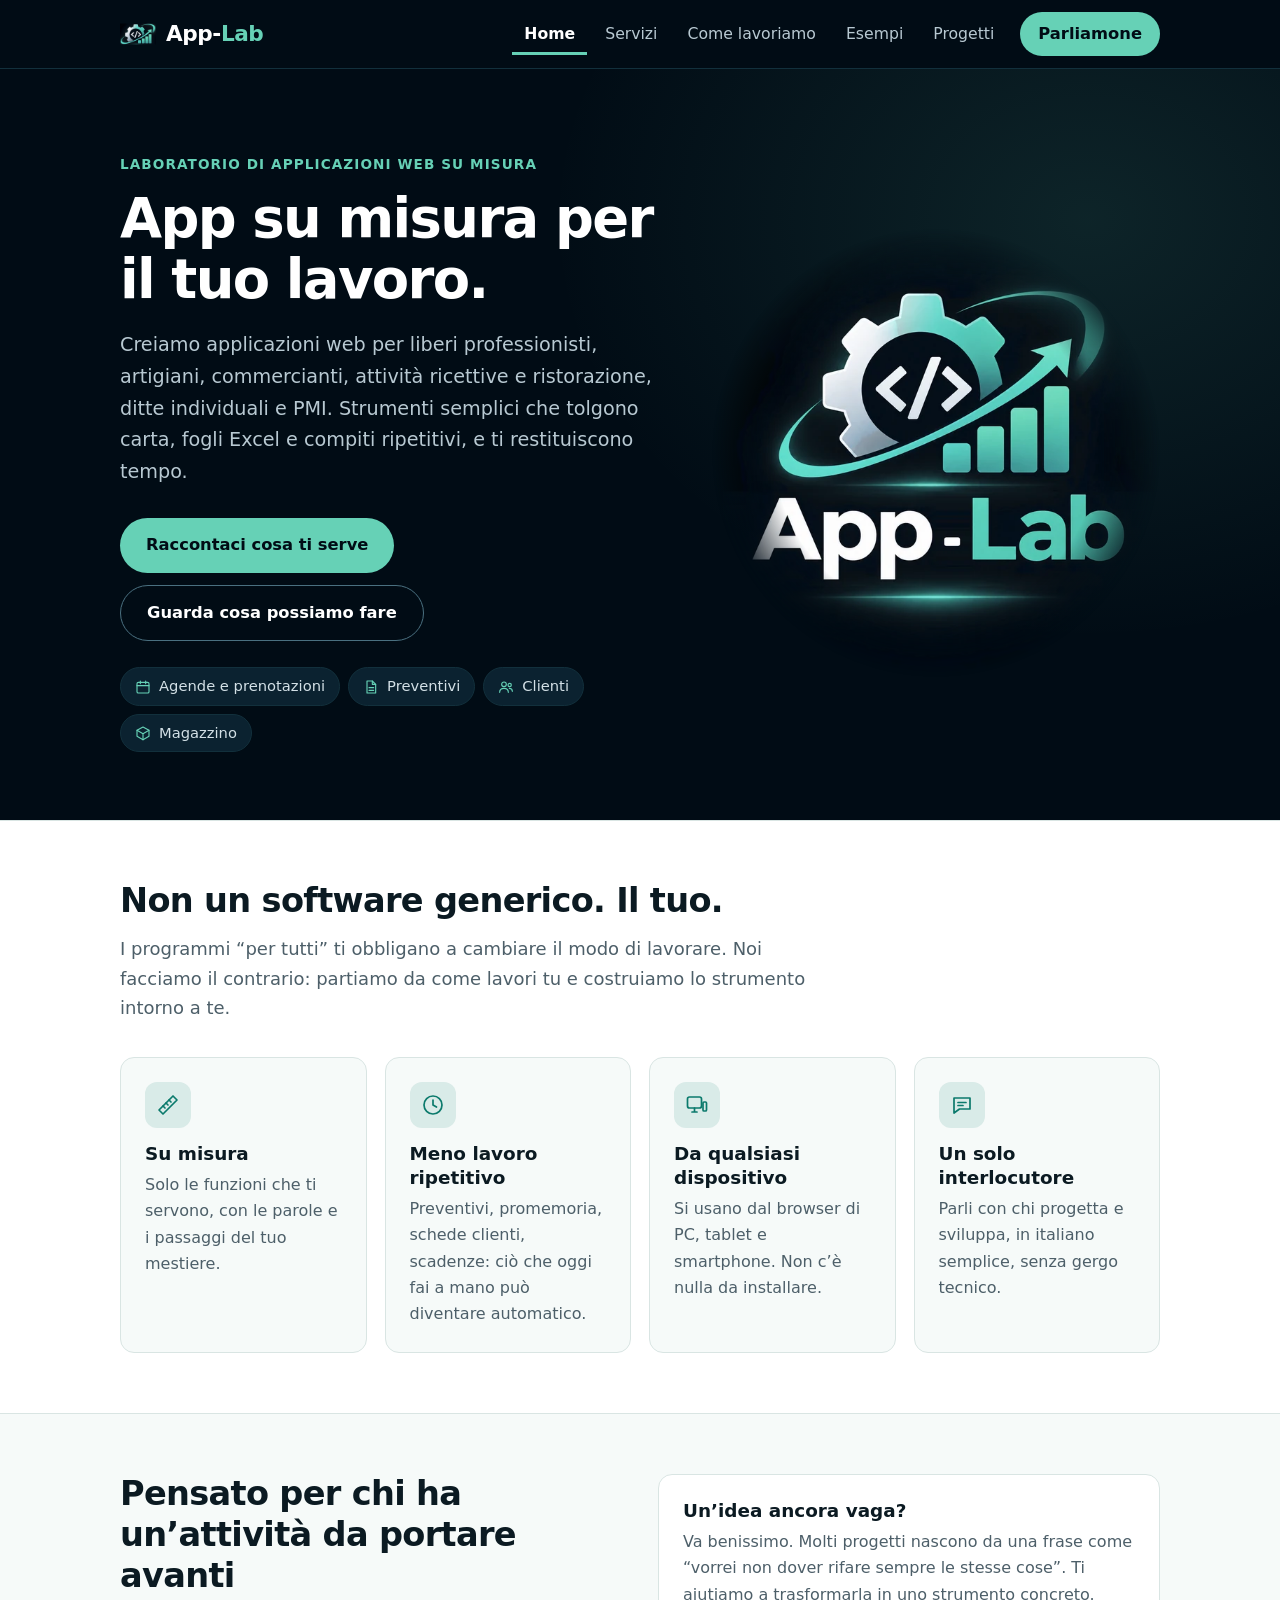
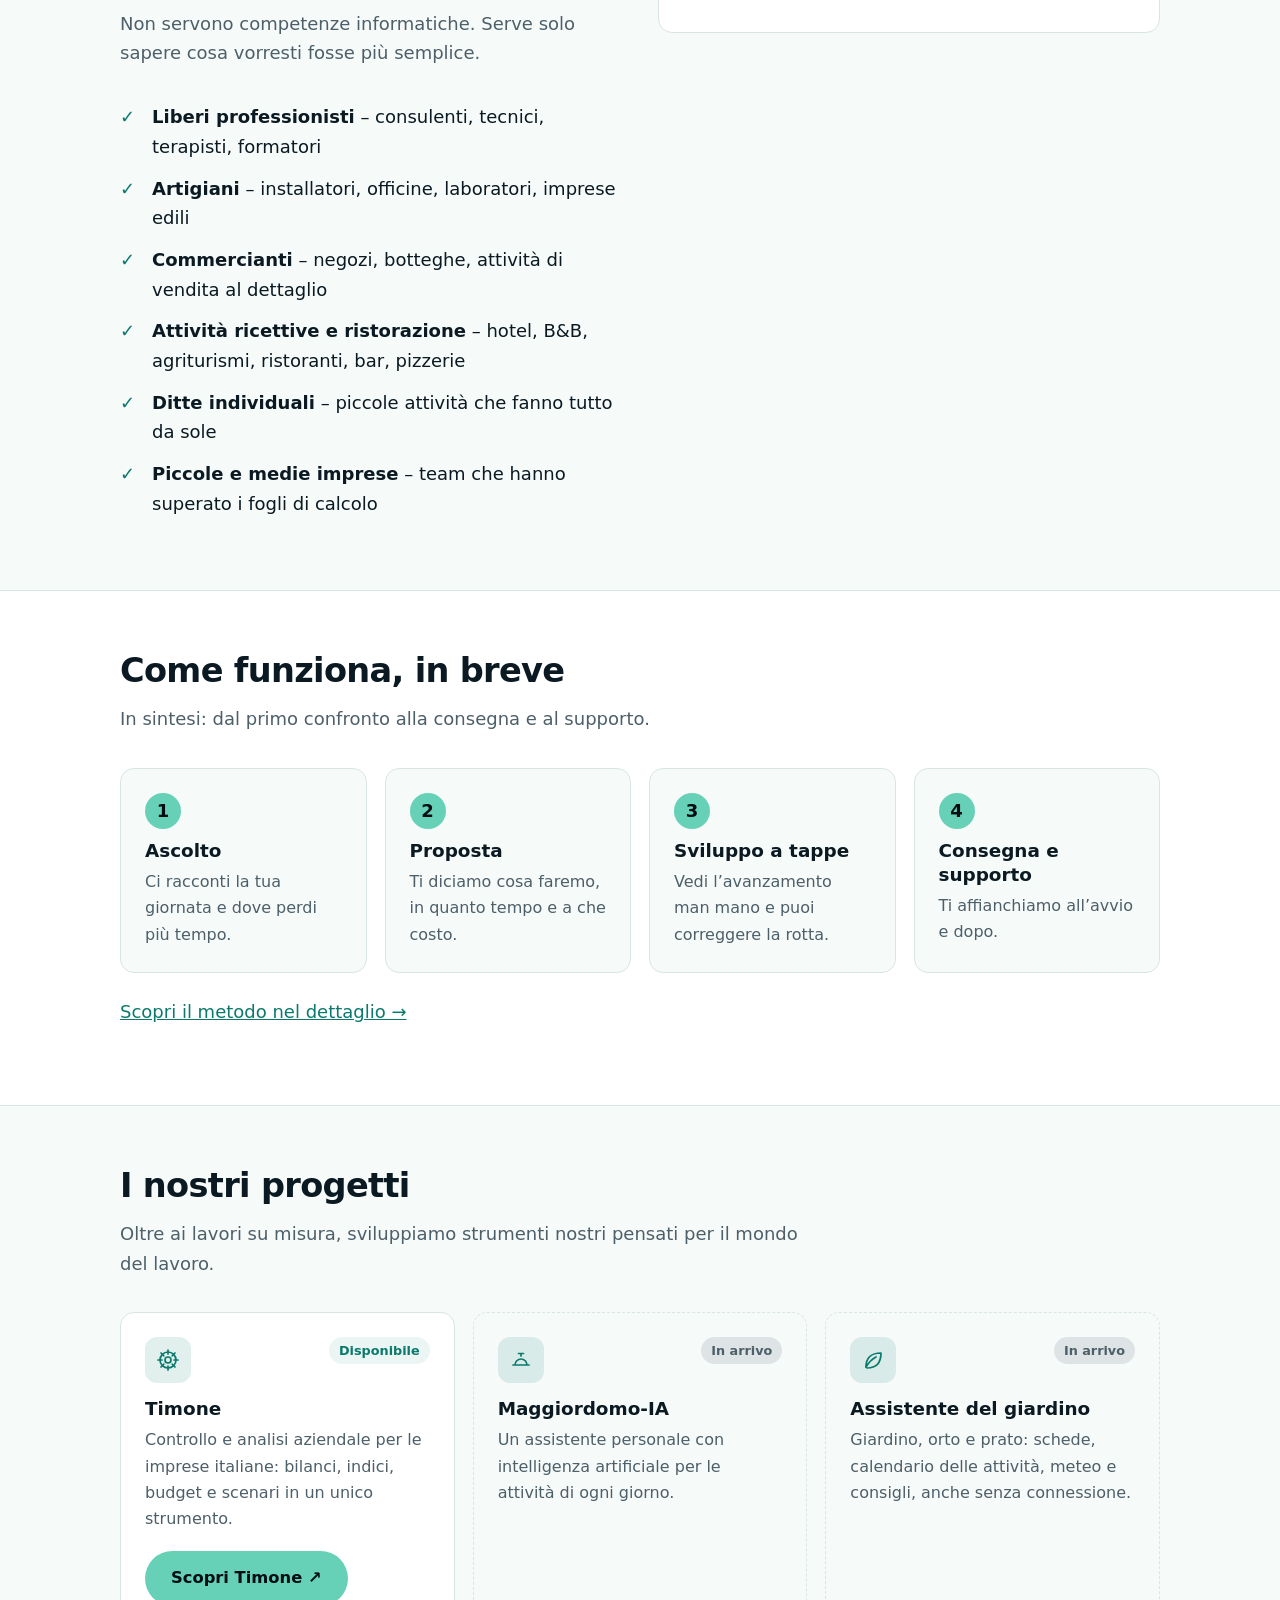
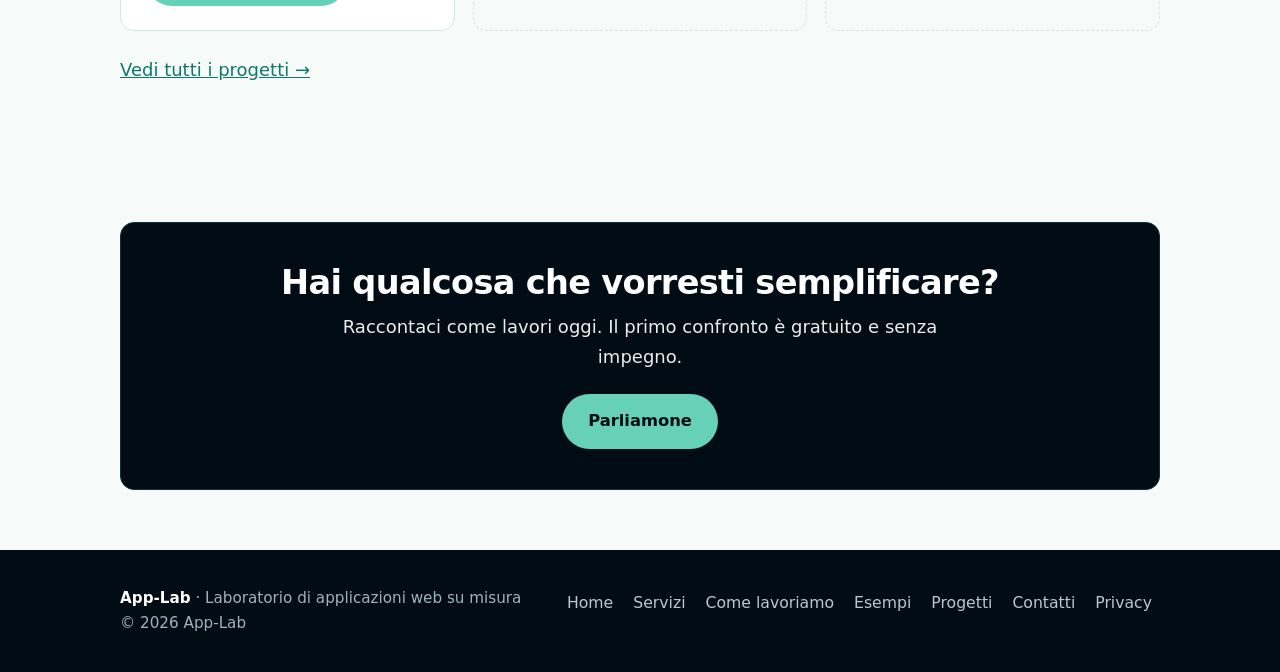
<file: index.html>
<!doctype html>
<html lang="it">
<head>
<meta charset="utf-8">
<meta name="viewport" content="width=device-width, initial-scale=1">
<title>App-Lab – Applicazioni web su misura per professionisti e piccole imprese</title>
<meta name="description" content="Applicazioni web su misura per professionisti, artigiani, commercianti, ristorazione, ricettività e piccole imprese. Meno lavoro ripetitivo.">
<link rel="icon" href="favicon.svg" type="image/svg+xml">
<link rel="icon" href="favicon.png" type="image/png" sizes="192x192">
<meta name="theme-color" content="#010c15">
<link rel="canonical" href="https://rupi7800-blip.github.io/App-Lab/">
<meta property="og:type" content="website">
<meta property="og:locale" content="it_IT">
<meta property="og:site_name" content="App-Lab">
<meta property="og:title" content="App-Lab – Applicazioni web su misura per professionisti e piccole imprese">
<meta property="og:description" content="Applicazioni web su misura per professionisti, artigiani, commercianti, ristorazione, ricettività e piccole imprese. Meno lavoro ripetitivo.">
<meta property="og:url" content="https://rupi7800-blip.github.io/App-Lab/">
<meta property="og:image" content="https://rupi7800-blip.github.io/App-Lab/img/logo.png">
<link rel="stylesheet" href="css/style.css?v=fba9d894">
</head>
<body>
<a class="skip" href="#main">Vai al contenuto</a>
<header>
  <div class="wrap nav">
    <a class="logo" href="index.html" aria-label="App-Lab – Home"><img src="img/mark.png" alt="" width="36" height="36"><span class="wm">App-<span>Lab</span></span></a>
    <nav aria-label="Principale">
      <button type="button" class="menu-btn" aria-expanded="false" aria-controls="menu">Menu</button>
      <ul id="menu">
<li><a href="index.html" aria-current="page">Home</a></li>
<li><a href="servizi.html">Servizi</a></li>
<li><a href="come-lavoriamo.html">Come lavoriamo</a></li>
<li><a href="esempi.html">Esempi</a></li>
<li><a href="progetti.html">Progetti</a></li>
<li><a class="btn" href="contatti.html">Parliamone</a></li>
      </ul>
    </nav>
  </div>
</header>
<main id="main">
<section class="hero"><div class="wrap hero-grid"><div>
<div class="eyebrow">Laboratorio di applicazioni web su misura</div>
<h1>App su misura per il tuo lavoro.</h1>
<p class="lead">Creiamo applicazioni web per liberi professionisti, artigiani, commercianti, attività ricettive e ristorazione, ditte individuali e PMI. Strumenti semplici che tolgono carta, fogli Excel e compiti ripetitivi, e ti restituiscono tempo.</p>
<div class="cta"><a class="btn" href="contatti.html">Raccontaci cosa ti serve</a><a class="btn ghost" href="esempi.html">Guarda cosa possiamo fare</a></div>
<ul class="chips" aria-label="Esempi di applicazioni"><li><svg viewBox="0 0 24 24" aria-hidden="true" focusable="false"><rect x="3" y="5" width="18" height="16" rx="2"/><path d="M3 10h18M8 3v4M16 3v4"/></svg>Agende e prenotazioni</li><li><svg viewBox="0 0 24 24" aria-hidden="true" focusable="false"><path d="M6 3h8l5 5v13H6z"/><path d="M14 3v5h5M9 13h7M9 17h7"/></svg>Preventivi</li><li><svg viewBox="0 0 24 24" aria-hidden="true" focusable="false"><circle cx="9" cy="8" r="3.5"/><path d="M2.5 20c0-3.6 2.9-6 6.5-6s6.5 2.4 6.5 6"/><circle cx="17.5" cy="9" r="2.5"/><path d="M17 14c2.8 0 4.5 1.8 4.5 4.5"/></svg>Clienti</li><li><svg viewBox="0 0 24 24" aria-hidden="true" focusable="false"><path d="m3 8 9-5 9 5v9l-9 5-9-5z"/><path d="m3 8 9 5 9-5M12 13v9"/></svg>Magazzino</li></ul>
</div><img class="hero-logo" src="img/logo.webp" width="640" height="640" alt="App-Lab, laboratorio di applicazioni web su misura" fetchpriority="high"></div></section>

<section class="alt"><div class="wrap">
<h2>Non un software generico. Il tuo.</h2>
<p class="sub">I programmi “per tutti” ti obbligano a cambiare il modo di lavorare. Noi facciamo il contrario: partiamo da come lavori tu e costruiamo lo strumento intorno a te.</p>
<div class="grid four">
<div class="card"><div class="ico" aria-hidden="true"><svg viewBox="0 0 24 24" aria-hidden="true" focusable="false"><path d="M3 17 17 3l4 4L7 21z"/><path d="m7 13 2 2M10 10l2 2M13 7l2 2"/></svg></div><h3>Su misura</h3><p>Solo le funzioni che ti servono, con le parole e i passaggi del tuo mestiere.</p></div>
<div class="card"><div class="ico" aria-hidden="true"><svg viewBox="0 0 24 24" aria-hidden="true" focusable="false"><circle cx="12" cy="12" r="9"/><path d="M12 7v5l3.5 2"/></svg></div><h3>Meno lavoro ripetitivo</h3><p>Preventivi, promemoria, schede clienti, scadenze: ciò che oggi fai a mano può diventare automatico.</p></div>
<div class="card"><div class="ico" aria-hidden="true"><svg viewBox="0 0 24 24" aria-hidden="true" focusable="false"><rect x="2.5" y="4" width="14" height="11" rx="2"/><path d="M7 19h5M9.5 15v4"/><rect x="18" y="9" width="3.5" height="9" rx="1"/></svg></div><h3>Da qualsiasi dispositivo</h3><p>Si usano dal browser di PC, tablet e smartphone. Non c’è nulla da installare.</p></div>
<div class="card"><div class="ico" aria-hidden="true"><svg viewBox="0 0 24 24" aria-hidden="true" focusable="false"><path d="M4 5h16v11H9.5L4 20z"/><path d="M8 9.5h8M8 12.5h5"/></svg></div><h3>Un solo interlocutore</h3><p>Parli con chi progetta e sviluppa, in italiano semplice, senza gergo tecnico.</p></div>
</div></div></section>

<section><div class="wrap split">
<div><h2>Pensato per chi ha un’attività da portare avanti</h2>
<p class="sub">Non servono competenze informatiche. Serve solo sapere cosa vorresti fosse più semplice.</p>
<ul class="check">
<li><strong>Liberi professionisti</strong> – consulenti, tecnici, terapisti, formatori</li>
<li><strong>Artigiani</strong> – installatori, officine, laboratori, imprese edili</li>
<li><strong>Commercianti</strong> – negozi, botteghe, attività di vendita al dettaglio</li>
<li><strong>Attività ricettive e ristorazione</strong> – hotel, B&amp;B, agriturismi, ristoranti, bar, pizzerie</li>
<li><strong>Ditte individuali</strong> – piccole attività che fanno tutto da sole</li>
<li><strong>Piccole e medie imprese</strong> – team che hanno superato i fogli di calcolo</li></ul></div>
<div class="card"><h3>Un’idea ancora vaga?</h3><p>Va benissimo. Molti progetti nascono da una frase come “vorrei non dover rifare sempre le stesse cose”. Ti aiutiamo a trasformarla in uno strumento concreto.</p></div>
</div></section>

<section class="alt"><div class="wrap">
<h2>Come funziona, in breve</h2>
<p class="sub">In sintesi: dal primo confronto alla consegna e al supporto.</p>
<ol class="steps">
<li><h3>Ascolto</h3><p>Ci racconti la tua giornata e dove perdi più tempo.</p></li>
<li><h3>Proposta</h3><p>Ti diciamo cosa faremo, in quanto tempo e a che costo.</p></li>
<li><h3>Sviluppo a tappe</h3><p>Vedi l’avanzamento man mano e puoi correggere la rotta.</p></li>
<li><h3>Consegna e supporto</h3><p>Ti affianchiamo all’avvio e dopo.</p></li>
</ol>
<p class="mt"><a href="come-lavoriamo.html">Scopri il metodo nel dettaglio →</a></p>
</div></section>

<section><div class="wrap">
<h2>I nostri progetti</h2>
<p class="sub">Oltre ai lavori su misura, sviluppiamo strumenti nostri pensati per il mondo del lavoro.</p>
<div class="projects"><div class="card project"><div class="pj-head"><div class="ico" aria-hidden="true"><svg viewBox="0 0 24 24" aria-hidden="true" focusable="false"><circle cx="12" cy="12" r="3"/><circle cx="12" cy="12" r="8"/><path d="M12 2v4M12 18v4M2 12h4M18 12h4M5 5l2.8 2.8M16.2 16.2 19 19M19 5l-2.8 2.8M7.8 16.2 5 19"/></svg></div><span class="status live">Disponibile</span></div><h3>Timone</h3><p>Controllo e analisi aziendale per le imprese italiane: bilanci, indici, budget e scenari in un unico strumento.</p><a class="btn" href="https://rupi7800-blip.github.io/Timone-sito/" target="_blank" rel="noopener">Scopri Timone<span aria-hidden="true"> ↗</span><span class="sr">, si apre in una nuova scheda</span></a></div><div class="card project soon"><div class="pj-head"><div class="ico" aria-hidden="true"><svg viewBox="0 0 24 24" aria-hidden="true" focusable="false"><path d="M4 17h16M6 17a6 6 0 0 1 12 0M12 8V5.5M9.5 5.5h5"/></svg></div><span class="status soon">In arrivo</span></div><h3>Maggiordomo-IA</h3><p>Un assistente personale con intelligenza artificiale per le attività di ogni giorno.</p></div><div class="card project soon"><div class="pj-head"><div class="ico" aria-hidden="true"><svg viewBox="0 0 24 24" aria-hidden="true" focusable="false"><path d="M5 19C5 10 10 5 20 5c0 10-5 15-14 15"/><path d="M5 19c3-5 6-8 10-10"/></svg></div><span class="status soon">In arrivo</span></div><h3>Assistente del giardino</h3><p>Giardino, orto e prato: schede, calendario delle attività, meteo e consigli, anche senza connessione.</p></div></div>
<p class="mt"><a href="progetti.html">Vedi tutti i progetti →</a></p>
</div></section>
<section><div class="wrap"><div class="band">
<h2>Hai qualcosa che vorresti semplificare?</h2>
<p>Raccontaci come lavori oggi. Il primo confronto è gratuito e senza impegno.</p>
<a class="btn" href="contatti.html">Parliamone</a></div></div></section>
</main>
<footer>
  <div class="wrap foot">
    <span><strong>App-Lab</strong> · Laboratorio di applicazioni web su misura<br>© 2026 App-Lab</span>
    <nav aria-label="Piè di pagina"><ul><li><a href="index.html">Home</a></li><li><a href="servizi.html">Servizi</a></li><li><a href="come-lavoriamo.html">Come lavoriamo</a></li><li><a href="esempi.html">Esempi</a></li><li><a href="progetti.html">Progetti</a></li><li><a href="contatti.html">Contatti</a></li><li><a href="privacy.html">Privacy</a></li></ul></nav>
  </div>
</footer>
<script src="js/main.js?v=d0efd145"></script>
</body>
</html>
</file>
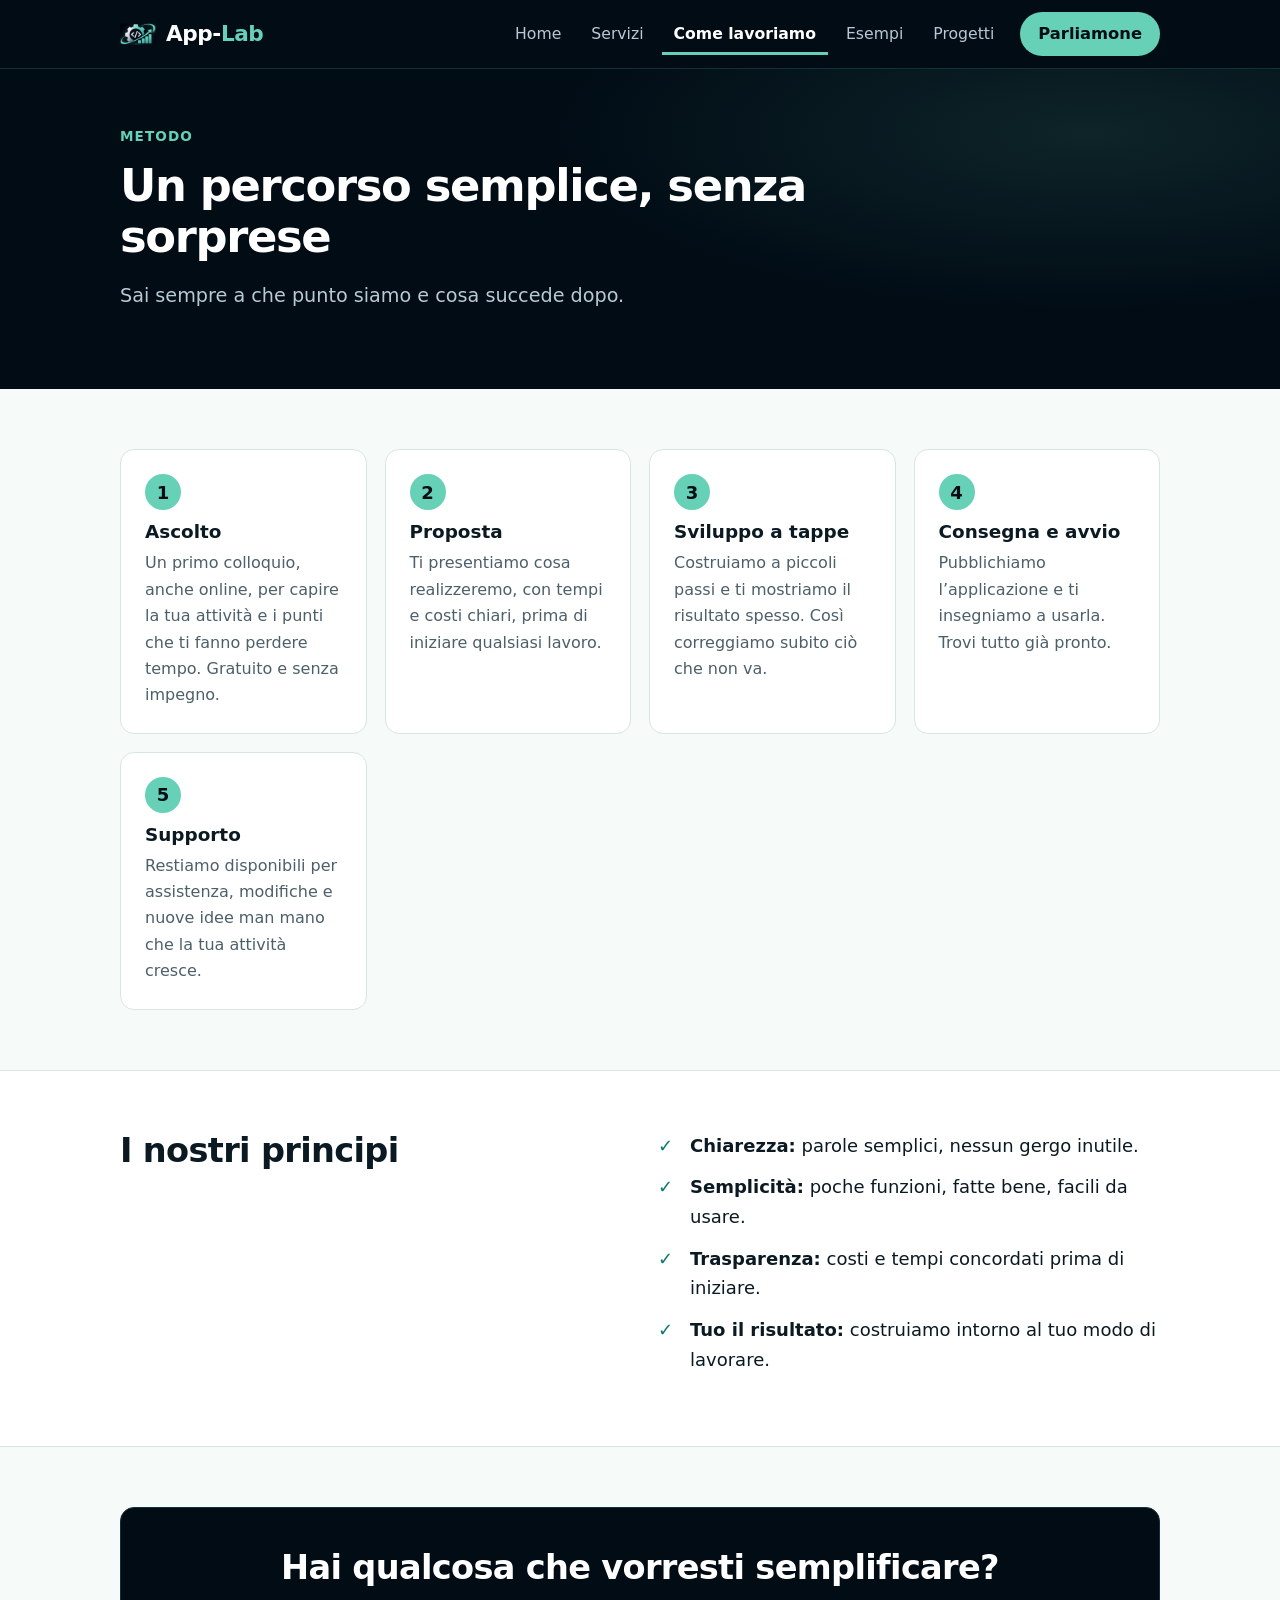
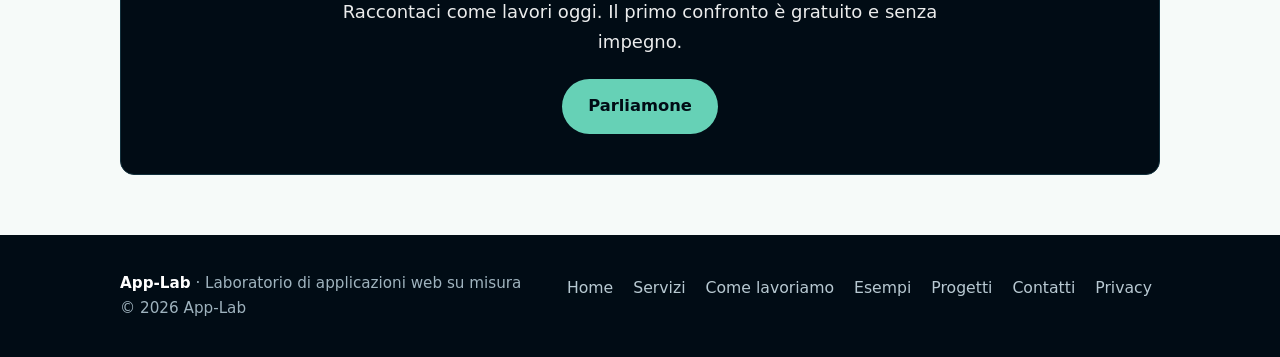
<file: come-lavoriamo.html>
<!doctype html>
<html lang="it">
<head>
<meta charset="utf-8">
<meta name="viewport" content="width=device-width, initial-scale=1">
<title>Come lavoriamo – App-Lab</title>
<meta name="description" content="Il metodo di App-Lab: ascolto, proposta, sviluppo a tappe, consegna e supporto.">
<link rel="icon" href="favicon.svg" type="image/svg+xml">
<link rel="icon" href="favicon.png" type="image/png" sizes="192x192">
<meta name="theme-color" content="#010c15">
<link rel="canonical" href="https://rupi7800-blip.github.io/App-Lab/come-lavoriamo.html">
<meta property="og:type" content="website">
<meta property="og:locale" content="it_IT">
<meta property="og:site_name" content="App-Lab">
<meta property="og:title" content="Come lavoriamo – App-Lab">
<meta property="og:description" content="Il metodo di App-Lab: ascolto, proposta, sviluppo a tappe, consegna e supporto.">
<meta property="og:url" content="https://rupi7800-blip.github.io/App-Lab/come-lavoriamo.html">
<meta property="og:image" content="https://rupi7800-blip.github.io/App-Lab/img/logo.png">
<link rel="stylesheet" href="css/style.css?v=fba9d894">
</head>
<body>
<a class="skip" href="#main">Vai al contenuto</a>
<header>
  <div class="wrap nav">
    <a class="logo" href="index.html" aria-label="App-Lab – Home"><img src="img/mark.png" alt="" width="36" height="36"><span class="wm">App-<span>Lab</span></span></a>
    <nav aria-label="Principale">
      <button type="button" class="menu-btn" aria-expanded="false" aria-controls="menu">Menu</button>
      <ul id="menu">
<li><a href="index.html">Home</a></li>
<li><a href="servizi.html">Servizi</a></li>
<li><a href="come-lavoriamo.html" aria-current="page">Come lavoriamo</a></li>
<li><a href="esempi.html">Esempi</a></li>
<li><a href="progetti.html">Progetti</a></li>
<li><a class="btn" href="contatti.html">Parliamone</a></li>
      </ul>
    </nav>
  </div>
</header>
<main id="main">
<section class="page-head"><div class="wrap"><div class="eyebrow">Metodo</div>
<h1>Un percorso semplice, senza sorprese</h1>
<p class="lead">Sai sempre a che punto siamo e cosa succede dopo.</p></div></section>
<section><div class="wrap"><ol class="steps">
<li><h3>Ascolto</h3><p>Un primo colloquio, anche online, per capire la tua attività e i punti che ti fanno perdere tempo. Gratuito e senza impegno.</p></li>
<li><h3>Proposta</h3><p>Ti presentiamo cosa realizzeremo, con tempi e costi chiari, prima di iniziare qualsiasi lavoro.</p></li>
<li><h3>Sviluppo a tappe</h3><p>Costruiamo a piccoli passi e ti mostriamo il risultato spesso. Così correggiamo subito ciò che non va.</p></li>
<li><h3>Consegna e avvio</h3><p>Pubblichiamo l’applicazione e ti insegniamo a usarla. Trovi tutto già pronto.</p></li>
<li><h3>Supporto</h3><p>Restiamo disponibili per assistenza, modifiche e nuove idee man mano che la tua attività cresce.</p></li>
</ol></div></section>
<section class="alt"><div class="wrap split">
<div><h2>I nostri principi</h2></div>
<ul class="check">
<li><strong>Chiarezza:</strong> parole semplici, nessun gergo inutile.</li>
<li><strong>Semplicità:</strong> poche funzioni, fatte bene, facili da usare.</li>
<li><strong>Trasparenza:</strong> costi e tempi concordati prima di iniziare.</li>
<li><strong>Tuo il risultato:</strong> costruiamo intorno al tuo modo di lavorare.</li></ul>
</div></section>
<section><div class="wrap"><div class="band">
<h2>Hai qualcosa che vorresti semplificare?</h2>
<p>Raccontaci come lavori oggi. Il primo confronto è gratuito e senza impegno.</p>
<a class="btn" href="contatti.html">Parliamone</a></div></div></section>
</main>
<footer>
  <div class="wrap foot">
    <span><strong>App-Lab</strong> · Laboratorio di applicazioni web su misura<br>© 2026 App-Lab</span>
    <nav aria-label="Piè di pagina"><ul><li><a href="index.html">Home</a></li><li><a href="servizi.html">Servizi</a></li><li><a href="come-lavoriamo.html">Come lavoriamo</a></li><li><a href="esempi.html">Esempi</a></li><li><a href="progetti.html">Progetti</a></li><li><a href="contatti.html">Contatti</a></li><li><a href="privacy.html">Privacy</a></li></ul></nav>
  </div>
</footer>
<script src="js/main.js?v=d0efd145"></script>
</body>
</html>
</file>
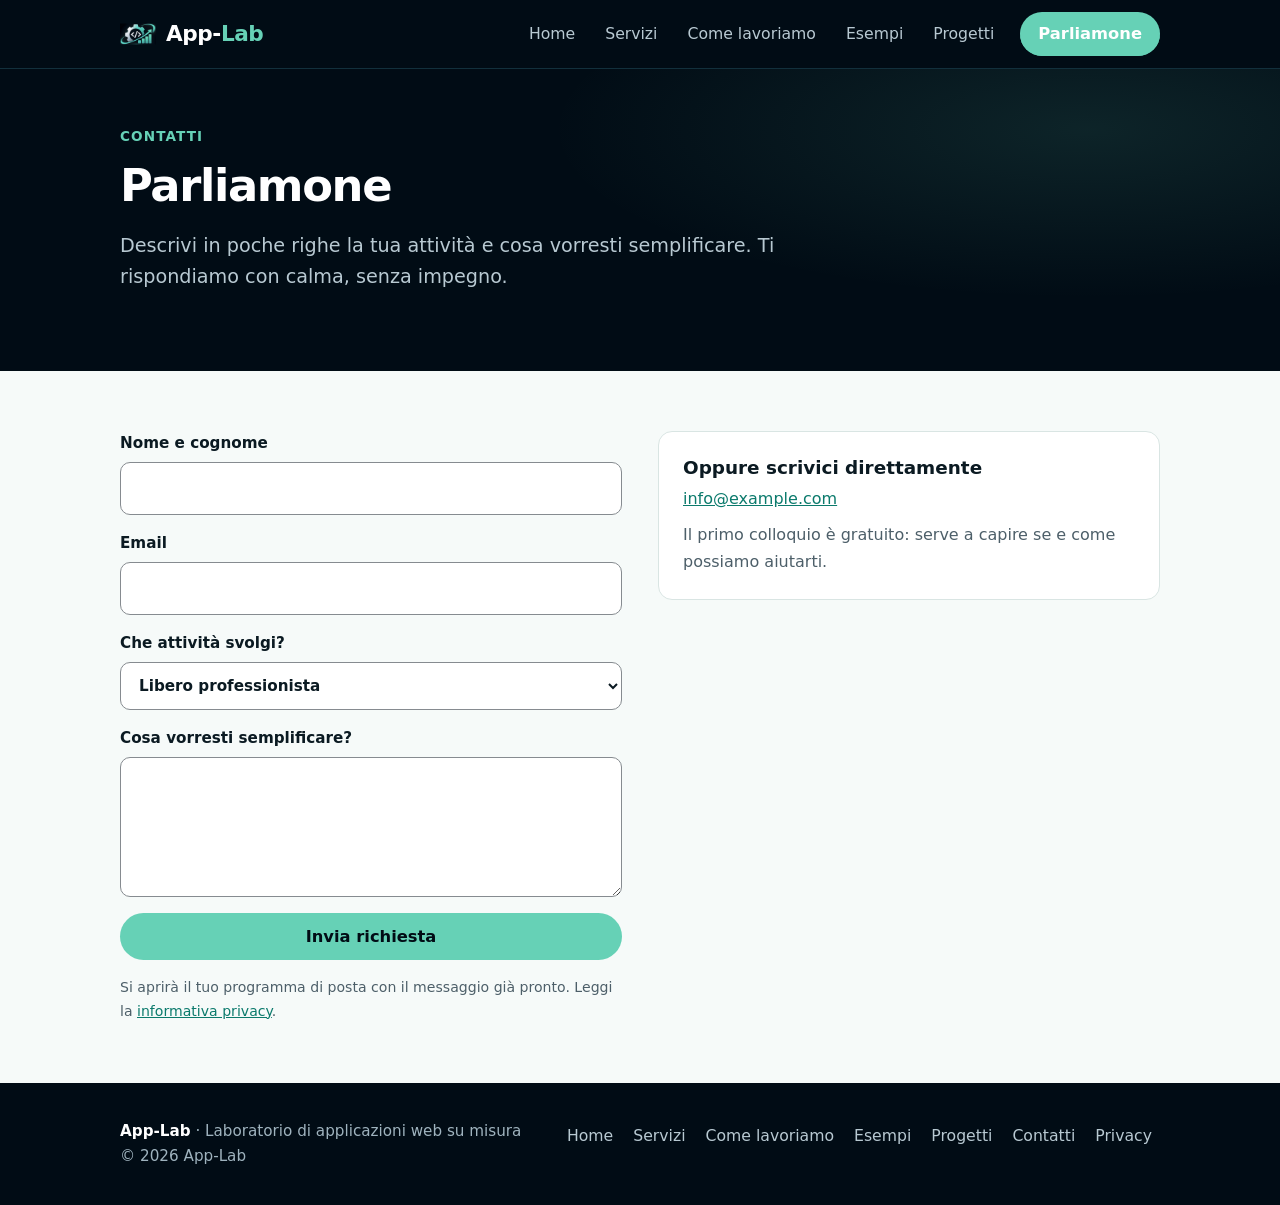
<file: contatti.html>
<!doctype html>
<html lang="it">
<head>
<meta charset="utf-8">
<meta name="viewport" content="width=device-width, initial-scale=1">
<title>Contatti – App-Lab</title>
<meta name="description" content="Contatta App-Lab: raccontaci cosa vorresti semplificare nella tua attività. Primo confronto gratuito.">
<link rel="icon" href="favicon.svg" type="image/svg+xml">
<link rel="icon" href="favicon.png" type="image/png" sizes="192x192">
<meta name="theme-color" content="#010c15">
<link rel="canonical" href="https://rupi7800-blip.github.io/App-Lab/contatti.html">
<meta property="og:type" content="website">
<meta property="og:locale" content="it_IT">
<meta property="og:site_name" content="App-Lab">
<meta property="og:title" content="Contatti – App-Lab">
<meta property="og:description" content="Contatta App-Lab: raccontaci cosa vorresti semplificare nella tua attività. Primo confronto gratuito.">
<meta property="og:url" content="https://rupi7800-blip.github.io/App-Lab/contatti.html">
<meta property="og:image" content="https://rupi7800-blip.github.io/App-Lab/img/logo.png">
<link rel="stylesheet" href="css/style.css?v=fba9d894">
</head>
<body>
<a class="skip" href="#main">Vai al contenuto</a>
<header>
  <div class="wrap nav">
    <a class="logo" href="index.html" aria-label="App-Lab – Home"><img src="img/mark.png" alt="" width="36" height="36"><span class="wm">App-<span>Lab</span></span></a>
    <nav aria-label="Principale">
      <button type="button" class="menu-btn" aria-expanded="false" aria-controls="menu">Menu</button>
      <ul id="menu">
<li><a href="index.html">Home</a></li>
<li><a href="servizi.html">Servizi</a></li>
<li><a href="come-lavoriamo.html">Come lavoriamo</a></li>
<li><a href="esempi.html">Esempi</a></li>
<li><a href="progetti.html">Progetti</a></li>
<li><a class="btn" href="contatti.html" aria-current="page">Parliamone</a></li>
      </ul>
    </nav>
  </div>
</header>
<main id="main">
<section class="page-head"><div class="wrap"><div class="eyebrow">Contatti</div>
<h1>Parliamone</h1>
<p class="lead">Descrivi in poche righe la tua attività e cosa vorresti semplificare. Ti rispondiamo con calma, senza impegno.</p></div></section>
<section><div class="wrap split">
<form id="contact" data-email="info@example.com">
<label>Nome e cognome<input name="nome" required autocomplete="name"></label>
<label>Email<input type="email" name="email" required autocomplete="email"></label>
<label>Che attività svolgi?<select name="tipo"><option>Libero professionista</option><option>Artigiano</option><option>Commerciante</option><option>Attività ricettiva o ristorazione</option><option>Ditta individuale</option><option>PMI</option><option>Altro</option></select></label>
<label>Cosa vorresti semplificare?<textarea name="messaggio" required></textarea></label>
<button class="btn" type="submit">Invia richiesta</button>
<p class="note">Si aprirà il tuo programma di posta con il messaggio già pronto. Leggi la <a href="privacy.html">informativa privacy</a>.</p>
</form>
<div class="card"><h3>Oppure scrivici direttamente</h3><p><a href="mailto:info@example.com">info@example.com</a></p>
<p>Il primo colloquio è gratuito: serve a capire se e come possiamo aiutarti.</p></div>
</div></section>
</main>
<footer>
  <div class="wrap foot">
    <span><strong>App-Lab</strong> · Laboratorio di applicazioni web su misura<br>© 2026 App-Lab</span>
    <nav aria-label="Piè di pagina"><ul><li><a href="index.html">Home</a></li><li><a href="servizi.html">Servizi</a></li><li><a href="come-lavoriamo.html">Come lavoriamo</a></li><li><a href="esempi.html">Esempi</a></li><li><a href="progetti.html">Progetti</a></li><li><a href="contatti.html">Contatti</a></li><li><a href="privacy.html">Privacy</a></li></ul></nav>
  </div>
</footer>
<script src="js/main.js?v=d0efd145"></script>
</body>
</html>
</file>
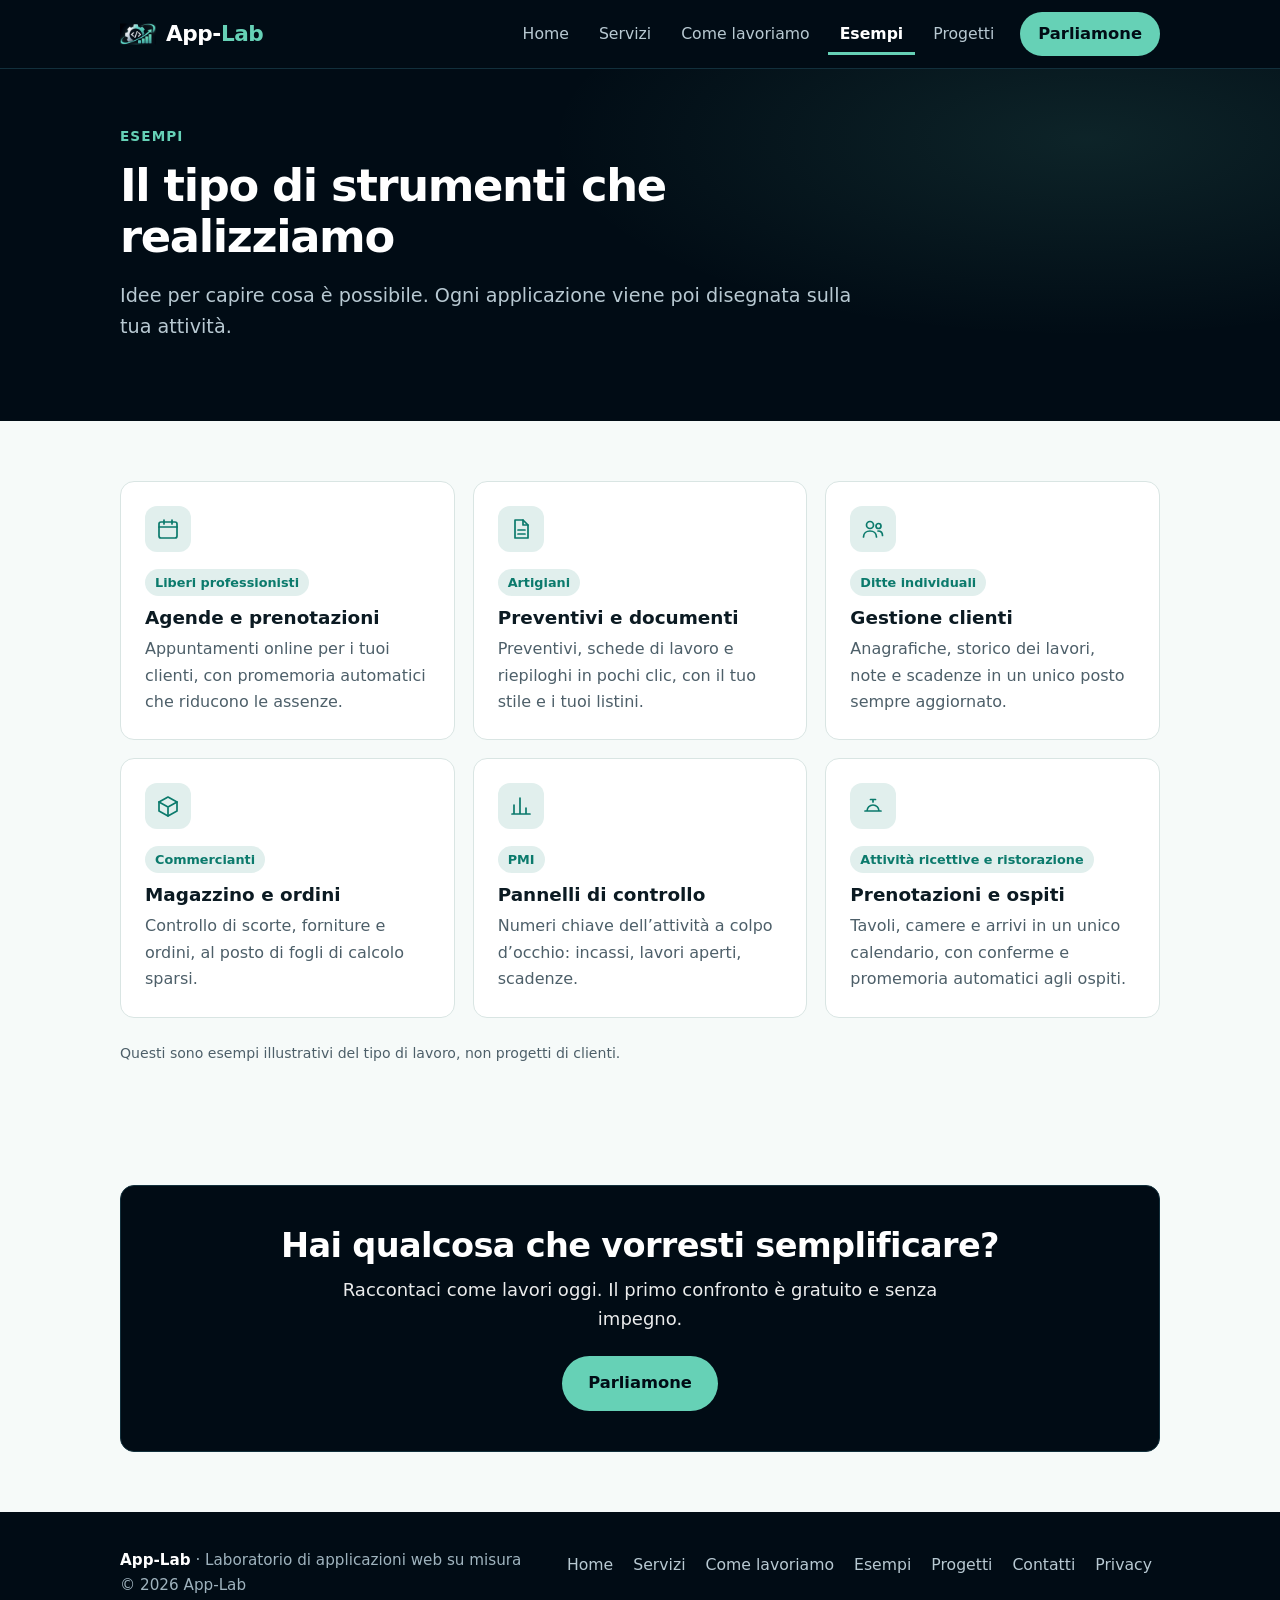
<file: esempi.html>
<!doctype html>
<html lang="it">
<head>
<meta charset="utf-8">
<meta name="viewport" content="width=device-width, initial-scale=1">
<title>Esempi di applicazioni – App-Lab</title>
<meta name="description" content="Esempi del tipo di applicazioni web su misura che App-Lab può realizzare per la tua attività.">
<link rel="icon" href="favicon.svg" type="image/svg+xml">
<link rel="icon" href="favicon.png" type="image/png" sizes="192x192">
<meta name="theme-color" content="#010c15">
<link rel="canonical" href="https://rupi7800-blip.github.io/App-Lab/esempi.html">
<meta property="og:type" content="website">
<meta property="og:locale" content="it_IT">
<meta property="og:site_name" content="App-Lab">
<meta property="og:title" content="Esempi di applicazioni – App-Lab">
<meta property="og:description" content="Esempi del tipo di applicazioni web su misura che App-Lab può realizzare per la tua attività.">
<meta property="og:url" content="https://rupi7800-blip.github.io/App-Lab/esempi.html">
<meta property="og:image" content="https://rupi7800-blip.github.io/App-Lab/img/logo.png">
<link rel="stylesheet" href="css/style.css?v=fba9d894">
</head>
<body>
<a class="skip" href="#main">Vai al contenuto</a>
<header>
  <div class="wrap nav">
    <a class="logo" href="index.html" aria-label="App-Lab – Home"><img src="img/mark.png" alt="" width="36" height="36"><span class="wm">App-<span>Lab</span></span></a>
    <nav aria-label="Principale">
      <button type="button" class="menu-btn" aria-expanded="false" aria-controls="menu">Menu</button>
      <ul id="menu">
<li><a href="index.html">Home</a></li>
<li><a href="servizi.html">Servizi</a></li>
<li><a href="come-lavoriamo.html">Come lavoriamo</a></li>
<li><a href="esempi.html" aria-current="page">Esempi</a></li>
<li><a href="progetti.html">Progetti</a></li>
<li><a class="btn" href="contatti.html">Parliamone</a></li>
      </ul>
    </nav>
  </div>
</header>
<main id="main">
<section class="page-head"><div class="wrap"><div class="eyebrow">Esempi</div>
<h1>Il tipo di strumenti che realizziamo</h1>
<p class="lead">Idee per capire cosa è possibile. Ogni applicazione viene poi disegnata sulla tua attività.</p></div></section>
<section><div class="wrap"><div class="grid"><div class="card"><div class="ico" aria-hidden="true"><svg viewBox="0 0 24 24" aria-hidden="true" focusable="false"><rect x="3" y="5" width="18" height="16" rx="2"/><path d="M3 10h18M8 3v4M16 3v4"/></svg></div><span class="tag">Liberi professionisti</span><h3>Agende e prenotazioni</h3><p>Appuntamenti online per i tuoi clienti, con promemoria automatici che riducono le assenze.</p></div><div class="card"><div class="ico" aria-hidden="true"><svg viewBox="0 0 24 24" aria-hidden="true" focusable="false"><path d="M6 3h8l5 5v13H6z"/><path d="M14 3v5h5M9 13h7M9 17h7"/></svg></div><span class="tag">Artigiani</span><h3>Preventivi e documenti</h3><p>Preventivi, schede di lavoro e riepiloghi in pochi clic, con il tuo stile e i tuoi listini.</p></div><div class="card"><div class="ico" aria-hidden="true"><svg viewBox="0 0 24 24" aria-hidden="true" focusable="false"><circle cx="9" cy="8" r="3.5"/><path d="M2.5 20c0-3.6 2.9-6 6.5-6s6.5 2.4 6.5 6"/><circle cx="17.5" cy="9" r="2.5"/><path d="M17 14c2.8 0 4.5 1.8 4.5 4.5"/></svg></div><span class="tag">Ditte individuali</span><h3>Gestione clienti</h3><p>Anagrafiche, storico dei lavori, note e scadenze in un unico posto sempre aggiornato.</p></div><div class="card"><div class="ico" aria-hidden="true"><svg viewBox="0 0 24 24" aria-hidden="true" focusable="false"><path d="m3 8 9-5 9 5v9l-9 5-9-5z"/><path d="m3 8 9 5 9-5M12 13v9"/></svg></div><span class="tag">Commercianti</span><h3>Magazzino e ordini</h3><p>Controllo di scorte, forniture e ordini, al posto di fogli di calcolo sparsi.</p></div><div class="card"><div class="ico" aria-hidden="true"><svg viewBox="0 0 24 24" aria-hidden="true" focusable="false"><path d="M5 20V11M11 20V4M17 20v-6M3 20h18"/></svg></div><span class="tag">PMI</span><h3>Pannelli di controllo</h3><p>Numeri chiave dell’attività a colpo d’occhio: incassi, lavori aperti, scadenze.</p></div><div class="card"><div class="ico" aria-hidden="true"><svg viewBox="0 0 24 24" aria-hidden="true" focusable="false"><path d="M4 17h16M6 17a6 6 0 0 1 12 0M12 8V5.5M9.5 5.5h5"/></svg></div><span class="tag">Attività ricettive e ristorazione</span><h3>Prenotazioni e ospiti</h3><p>Tavoli, camere e arrivi in un unico calendario, con conferme e promemoria automatici agli ospiti.</p></div></div>
<p class="note mt">Questi sono esempi illustrativi del tipo di lavoro, non progetti di clienti.</p></div></section>
<section><div class="wrap"><div class="band">
<h2>Hai qualcosa che vorresti semplificare?</h2>
<p>Raccontaci come lavori oggi. Il primo confronto è gratuito e senza impegno.</p>
<a class="btn" href="contatti.html">Parliamone</a></div></div></section>
</main>
<footer>
  <div class="wrap foot">
    <span><strong>App-Lab</strong> · Laboratorio di applicazioni web su misura<br>© 2026 App-Lab</span>
    <nav aria-label="Piè di pagina"><ul><li><a href="index.html">Home</a></li><li><a href="servizi.html">Servizi</a></li><li><a href="come-lavoriamo.html">Come lavoriamo</a></li><li><a href="esempi.html">Esempi</a></li><li><a href="progetti.html">Progetti</a></li><li><a href="contatti.html">Contatti</a></li><li><a href="privacy.html">Privacy</a></li></ul></nav>
  </div>
</footer>
<script src="js/main.js?v=d0efd145"></script>
</body>
</html>
</file>
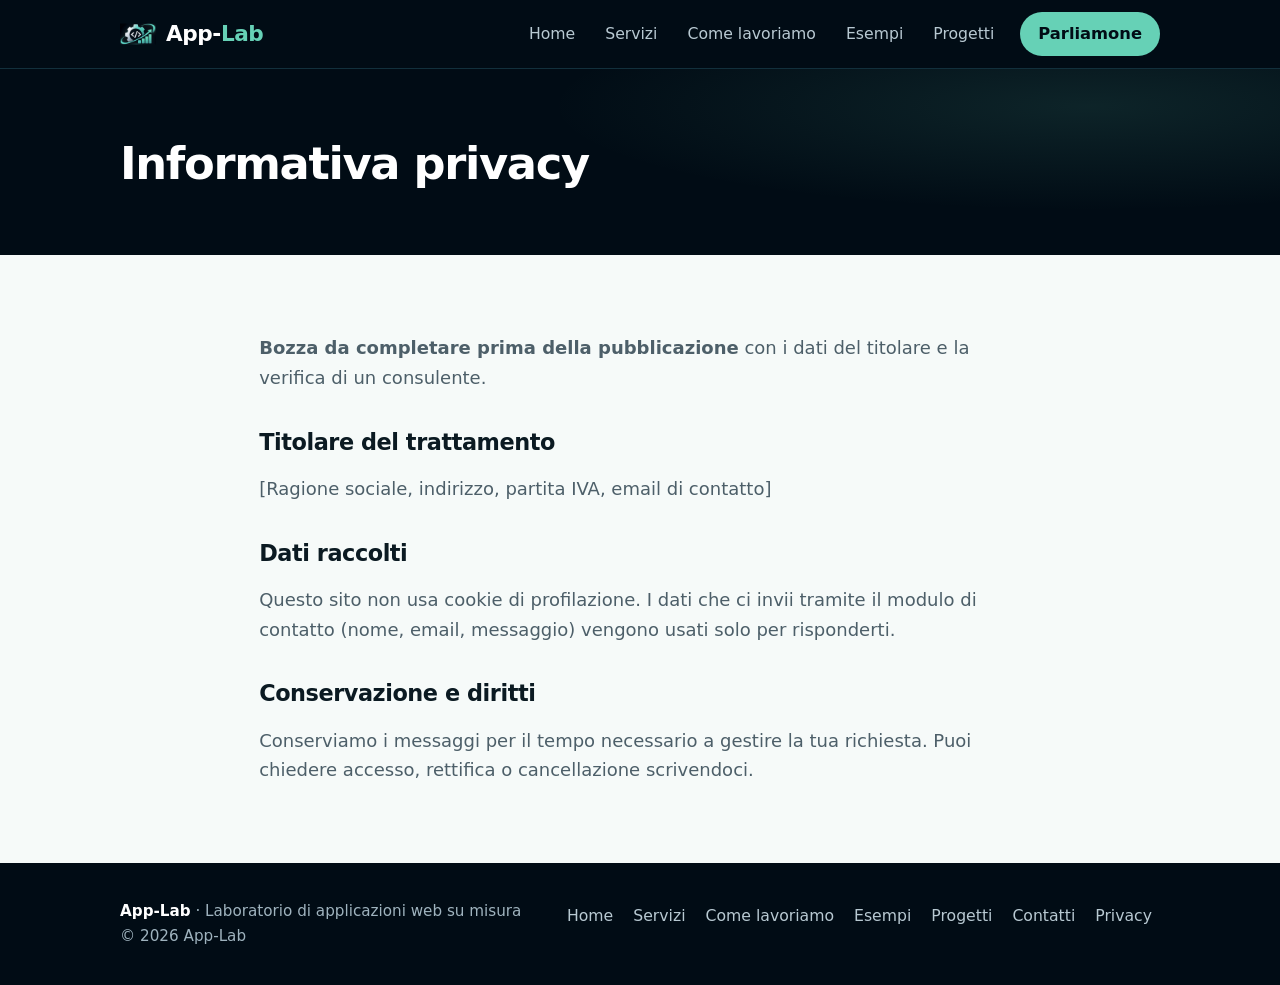
<file: privacy.html>
<!doctype html>
<html lang="it">
<head>
<meta charset="utf-8">
<meta name="viewport" content="width=device-width, initial-scale=1">
<title>Privacy – App-Lab</title>
<meta name="description" content="Informativa sul trattamento dei dati personali di App-Lab.">
<link rel="icon" href="favicon.svg" type="image/svg+xml">
<link rel="icon" href="favicon.png" type="image/png" sizes="192x192">
<meta name="theme-color" content="#010c15">
<link rel="canonical" href="https://rupi7800-blip.github.io/App-Lab/privacy.html">
<meta property="og:type" content="website">
<meta property="og:locale" content="it_IT">
<meta property="og:site_name" content="App-Lab">
<meta property="og:title" content="Privacy – App-Lab">
<meta property="og:description" content="Informativa sul trattamento dei dati personali di App-Lab.">
<meta property="og:url" content="https://rupi7800-blip.github.io/App-Lab/privacy.html">
<meta property="og:image" content="https://rupi7800-blip.github.io/App-Lab/img/logo.png">
<link rel="stylesheet" href="css/style.css?v=fba9d894">
</head>
<body>
<a class="skip" href="#main">Vai al contenuto</a>
<header>
  <div class="wrap nav">
    <a class="logo" href="index.html" aria-label="App-Lab – Home"><img src="img/mark.png" alt="" width="36" height="36"><span class="wm">App-<span>Lab</span></span></a>
    <nav aria-label="Principale">
      <button type="button" class="menu-btn" aria-expanded="false" aria-controls="menu">Menu</button>
      <ul id="menu">
<li><a href="index.html">Home</a></li>
<li><a href="servizi.html">Servizi</a></li>
<li><a href="come-lavoriamo.html">Come lavoriamo</a></li>
<li><a href="esempi.html">Esempi</a></li>
<li><a href="progetti.html">Progetti</a></li>
<li><a class="btn" href="contatti.html">Parliamone</a></li>
      </ul>
    </nav>
  </div>
</header>
<main id="main">
<section class="page-head"><div class="wrap"><h1>Informativa privacy</h1></div></section>
<section><div class="wrap prose">
<p><strong>Bozza da completare prima della pubblicazione</strong> con i dati del titolare e la verifica di un consulente.</p>
<h2>Titolare del trattamento</h2><p>[Ragione sociale, indirizzo, partita IVA, email di contatto]</p>
<h2>Dati raccolti</h2><p>Questo sito non usa cookie di profilazione. I dati che ci invii tramite il modulo di contatto (nome, email, messaggio) vengono usati solo per risponderti.</p>
<h2>Conservazione e diritti</h2><p>Conserviamo i messaggi per il tempo necessario a gestire la tua richiesta. Puoi chiedere accesso, rettifica o cancellazione scrivendoci.</p>
</div></section>
</main>
<footer>
  <div class="wrap foot">
    <span><strong>App-Lab</strong> · Laboratorio di applicazioni web su misura<br>© 2026 App-Lab</span>
    <nav aria-label="Piè di pagina"><ul><li><a href="index.html">Home</a></li><li><a href="servizi.html">Servizi</a></li><li><a href="come-lavoriamo.html">Come lavoriamo</a></li><li><a href="esempi.html">Esempi</a></li><li><a href="progetti.html">Progetti</a></li><li><a href="contatti.html">Contatti</a></li><li><a href="privacy.html">Privacy</a></li></ul></nav>
  </div>
</footer>
<script src="js/main.js?v=d0efd145"></script>
</body>
</html>
</file>
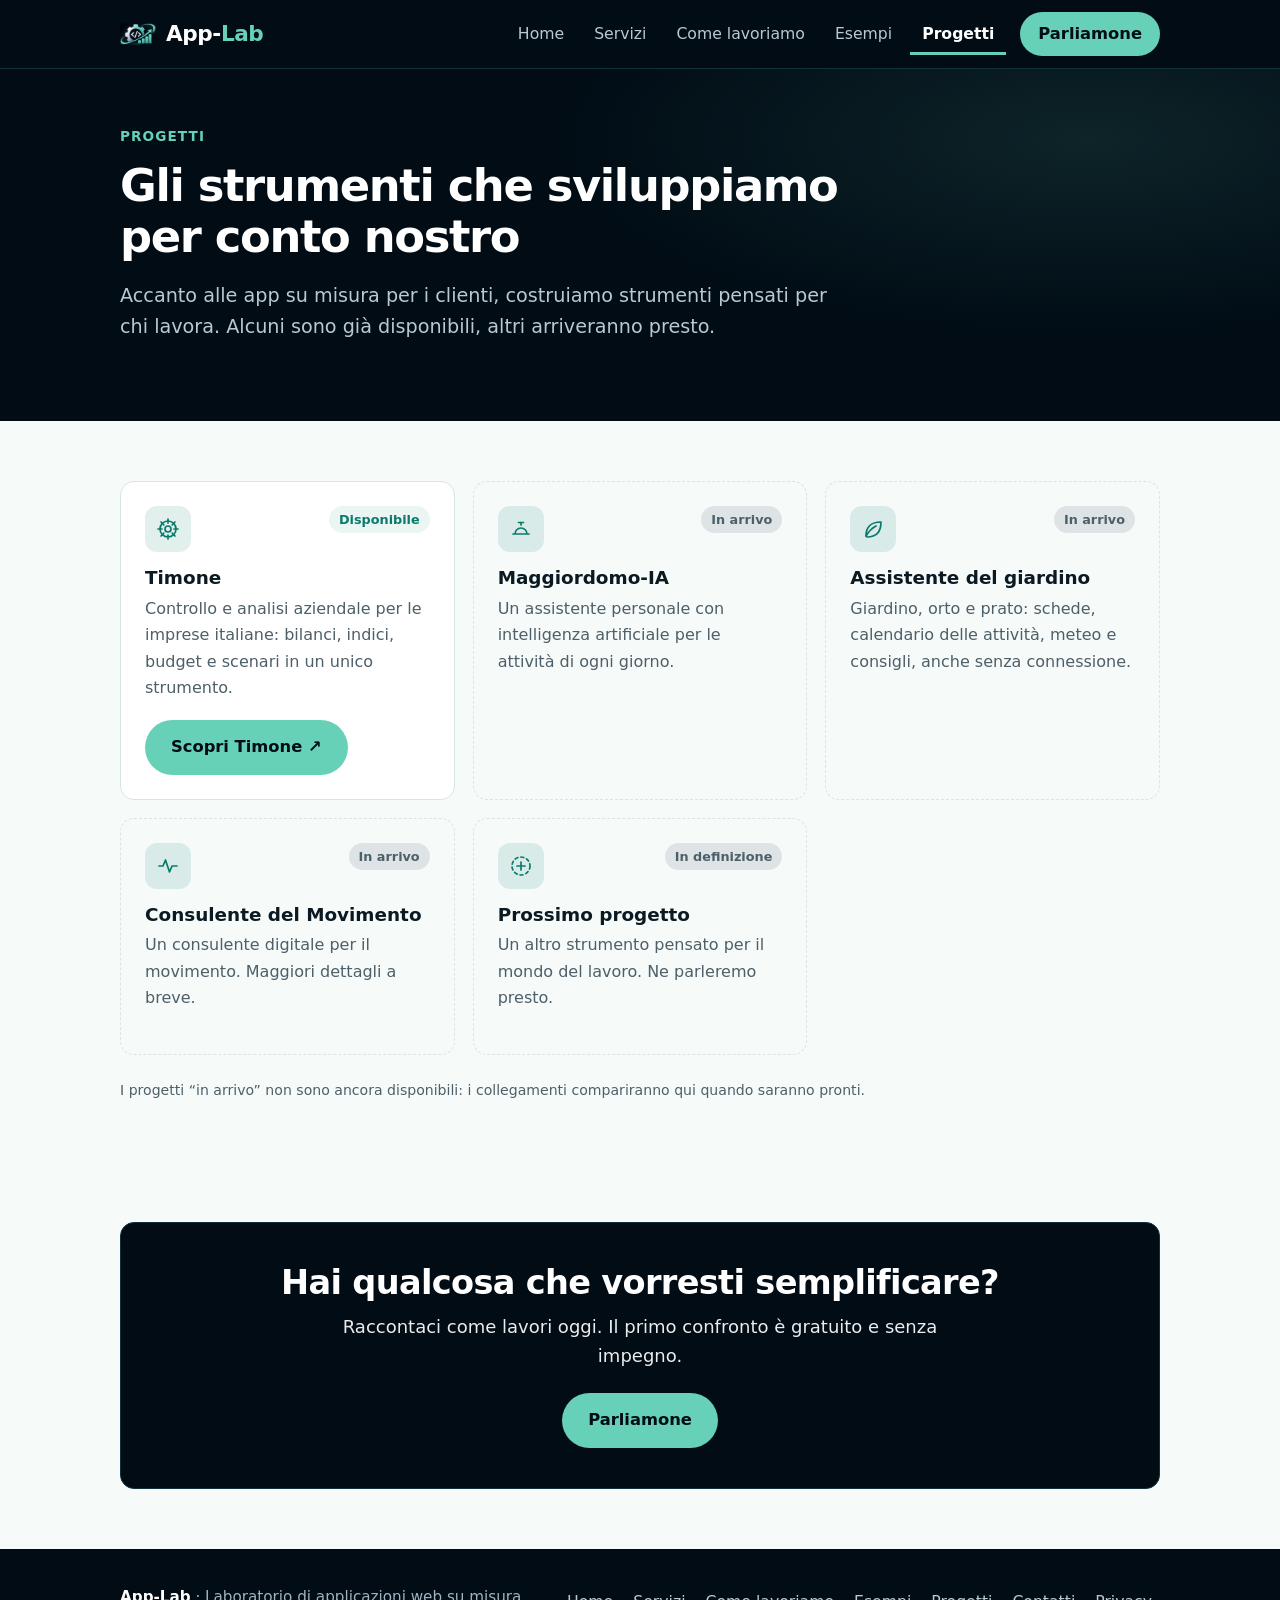
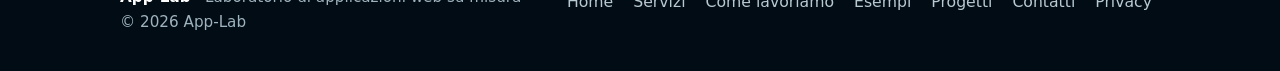
<file: progetti.html>
<!doctype html>
<html lang="it">
<head>
<meta charset="utf-8">
<meta name="viewport" content="width=device-width, initial-scale=1">
<title>I nostri progetti – App-Lab</title>
<meta name="description" content="Gli strumenti sviluppati da App-Lab per il mondo del lavoro: Timone e i prossimi progetti in arrivo.">
<link rel="icon" href="favicon.svg" type="image/svg+xml">
<link rel="icon" href="favicon.png" type="image/png" sizes="192x192">
<meta name="theme-color" content="#010c15">
<link rel="canonical" href="https://rupi7800-blip.github.io/App-Lab/progetti.html">
<meta property="og:type" content="website">
<meta property="og:locale" content="it_IT">
<meta property="og:site_name" content="App-Lab">
<meta property="og:title" content="I nostri progetti – App-Lab">
<meta property="og:description" content="Gli strumenti sviluppati da App-Lab per il mondo del lavoro: Timone e i prossimi progetti in arrivo.">
<meta property="og:url" content="https://rupi7800-blip.github.io/App-Lab/progetti.html">
<meta property="og:image" content="https://rupi7800-blip.github.io/App-Lab/img/logo.png">
<link rel="stylesheet" href="css/style.css?v=fba9d894">
</head>
<body>
<a class="skip" href="#main">Vai al contenuto</a>
<header>
  <div class="wrap nav">
    <a class="logo" href="index.html" aria-label="App-Lab – Home"><img src="img/mark.png" alt="" width="36" height="36"><span class="wm">App-<span>Lab</span></span></a>
    <nav aria-label="Principale">
      <button type="button" class="menu-btn" aria-expanded="false" aria-controls="menu">Menu</button>
      <ul id="menu">
<li><a href="index.html">Home</a></li>
<li><a href="servizi.html">Servizi</a></li>
<li><a href="come-lavoriamo.html">Come lavoriamo</a></li>
<li><a href="esempi.html">Esempi</a></li>
<li><a href="progetti.html" aria-current="page">Progetti</a></li>
<li><a class="btn" href="contatti.html">Parliamone</a></li>
      </ul>
    </nav>
  </div>
</header>
<main id="main">
<section class="page-head"><div class="wrap"><div class="eyebrow">Progetti</div>
<h1>Gli strumenti che sviluppiamo per conto nostro</h1>
<p class="lead">Accanto alle app su misura per i clienti, costruiamo strumenti pensati per chi lavora. Alcuni sono già disponibili, altri arriveranno presto.</p></div></section>
<section><div class="wrap"><div class="projects"><div class="card project"><div class="pj-head"><div class="ico" aria-hidden="true"><svg viewBox="0 0 24 24" aria-hidden="true" focusable="false"><circle cx="12" cy="12" r="3"/><circle cx="12" cy="12" r="8"/><path d="M12 2v4M12 18v4M2 12h4M18 12h4M5 5l2.8 2.8M16.2 16.2 19 19M19 5l-2.8 2.8M7.8 16.2 5 19"/></svg></div><span class="status live">Disponibile</span></div><h3>Timone</h3><p>Controllo e analisi aziendale per le imprese italiane: bilanci, indici, budget e scenari in un unico strumento.</p><a class="btn" href="https://rupi7800-blip.github.io/Timone-sito/" target="_blank" rel="noopener">Scopri Timone<span aria-hidden="true"> ↗</span><span class="sr">, si apre in una nuova scheda</span></a></div><div class="card project soon"><div class="pj-head"><div class="ico" aria-hidden="true"><svg viewBox="0 0 24 24" aria-hidden="true" focusable="false"><path d="M4 17h16M6 17a6 6 0 0 1 12 0M12 8V5.5M9.5 5.5h5"/></svg></div><span class="status soon">In arrivo</span></div><h3>Maggiordomo-IA</h3><p>Un assistente personale con intelligenza artificiale per le attività di ogni giorno.</p></div><div class="card project soon"><div class="pj-head"><div class="ico" aria-hidden="true"><svg viewBox="0 0 24 24" aria-hidden="true" focusable="false"><path d="M5 19C5 10 10 5 20 5c0 10-5 15-14 15"/><path d="M5 19c3-5 6-8 10-10"/></svg></div><span class="status soon">In arrivo</span></div><h3>Assistente del giardino</h3><p>Giardino, orto e prato: schede, calendario delle attività, meteo e consigli, anche senza connessione.</p></div><div class="card project soon"><div class="pj-head"><div class="ico" aria-hidden="true"><svg viewBox="0 0 24 24" aria-hidden="true" focusable="false"><path d="M3 12h4l2.5-6 4 12 2.5-6H21"/></svg></div><span class="status soon">In arrivo</span></div><h3>Consulente del Movimento</h3><p>Un consulente digitale per il movimento. Maggiori dettagli a breve.</p></div><div class="card project soon"><div class="pj-head"><div class="ico" aria-hidden="true"><svg viewBox="0 0 24 24" aria-hidden="true" focusable="false"><circle cx="12" cy="12" r="9" stroke-dasharray="3 3"/><path d="M12 8v8M8 12h8"/></svg></div><span class="status soon">In definizione</span></div><h3>Prossimo progetto</h3><p>Un altro strumento pensato per il mondo del lavoro. Ne parleremo presto.</p></div></div>
<p class="note mt">I progetti “in arrivo” non sono ancora disponibili: i collegamenti compariranno qui quando saranno pronti.</p>
</div></section>
<section><div class="wrap"><div class="band">
<h2>Hai qualcosa che vorresti semplificare?</h2>
<p>Raccontaci come lavori oggi. Il primo confronto è gratuito e senza impegno.</p>
<a class="btn" href="contatti.html">Parliamone</a></div></div></section>
</main>
<footer>
  <div class="wrap foot">
    <span><strong>App-Lab</strong> · Laboratorio di applicazioni web su misura<br>© 2026 App-Lab</span>
    <nav aria-label="Piè di pagina"><ul><li><a href="index.html">Home</a></li><li><a href="servizi.html">Servizi</a></li><li><a href="come-lavoriamo.html">Come lavoriamo</a></li><li><a href="esempi.html">Esempi</a></li><li><a href="progetti.html">Progetti</a></li><li><a href="contatti.html">Contatti</a></li><li><a href="privacy.html">Privacy</a></li></ul></nav>
  </div>
</footer>
<script src="js/main.js?v=d0efd145"></script>
</body>
</html>
</file>
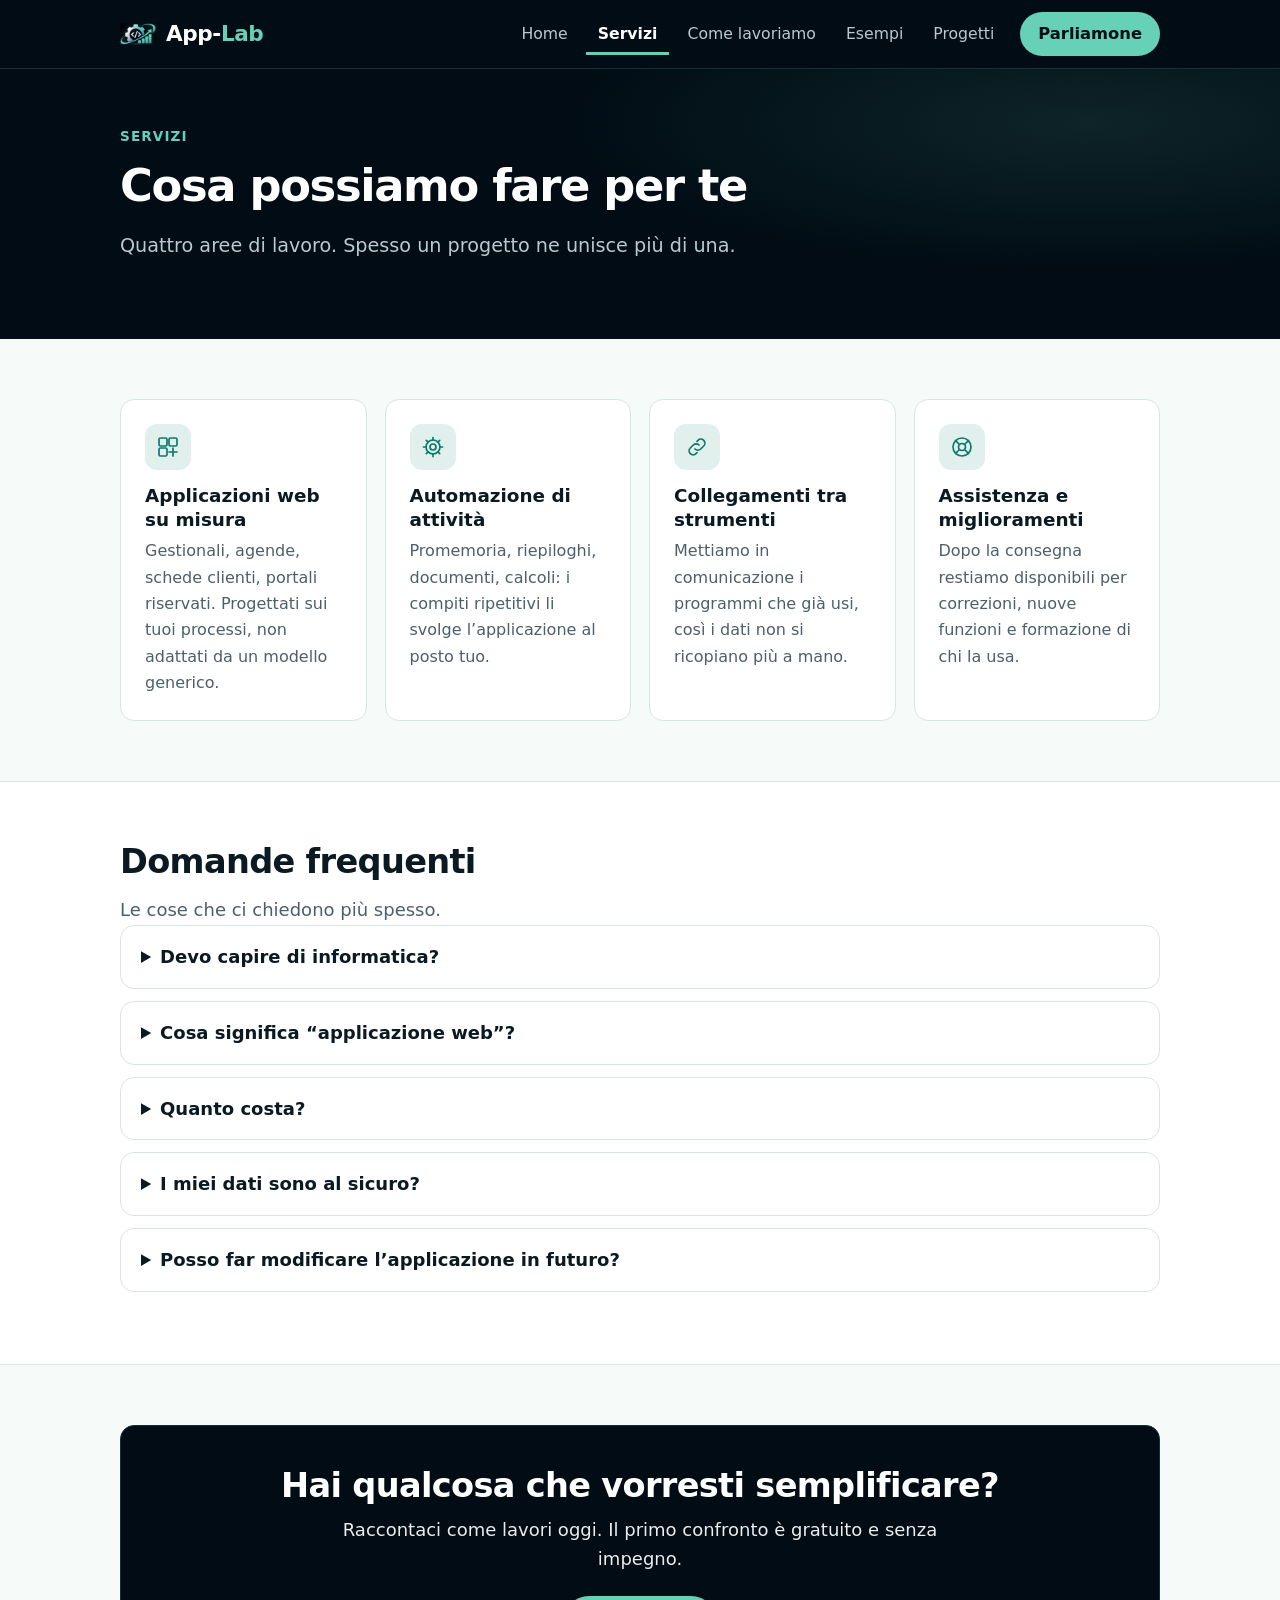
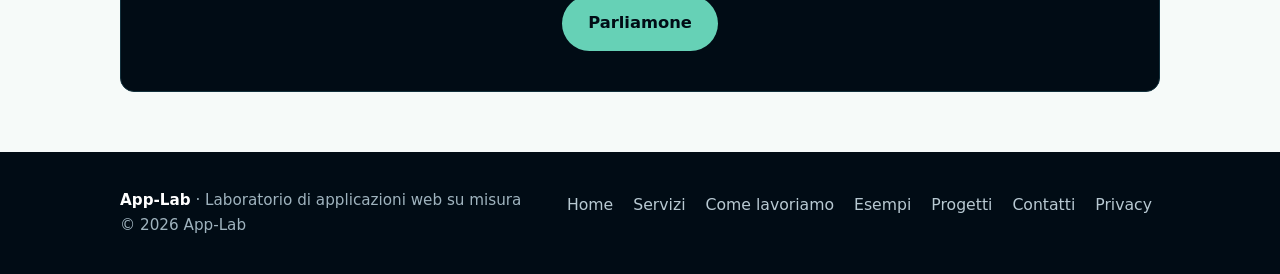
<file: servizi.html>
<!doctype html>
<html lang="it">
<head>
<meta charset="utf-8">
<meta name="viewport" content="width=device-width, initial-scale=1">
<title>Servizi – App-Lab</title>
<meta name="description" content="Cosa realizziamo: applicazioni web su misura, automazioni, integrazioni e assistenza continua.">
<link rel="icon" href="favicon.svg" type="image/svg+xml">
<link rel="icon" href="favicon.png" type="image/png" sizes="192x192">
<meta name="theme-color" content="#010c15">
<link rel="canonical" href="https://rupi7800-blip.github.io/App-Lab/servizi.html">
<meta property="og:type" content="website">
<meta property="og:locale" content="it_IT">
<meta property="og:site_name" content="App-Lab">
<meta property="og:title" content="Servizi – App-Lab">
<meta property="og:description" content="Cosa realizziamo: applicazioni web su misura, automazioni, integrazioni e assistenza continua.">
<meta property="og:url" content="https://rupi7800-blip.github.io/App-Lab/servizi.html">
<meta property="og:image" content="https://rupi7800-blip.github.io/App-Lab/img/logo.png">
<link rel="stylesheet" href="css/style.css?v=fba9d894">
</head>
<body>
<a class="skip" href="#main">Vai al contenuto</a>
<header>
  <div class="wrap nav">
    <a class="logo" href="index.html" aria-label="App-Lab – Home"><img src="img/mark.png" alt="" width="36" height="36"><span class="wm">App-<span>Lab</span></span></a>
    <nav aria-label="Principale">
      <button type="button" class="menu-btn" aria-expanded="false" aria-controls="menu">Menu</button>
      <ul id="menu">
<li><a href="index.html">Home</a></li>
<li><a href="servizi.html" aria-current="page">Servizi</a></li>
<li><a href="come-lavoriamo.html">Come lavoriamo</a></li>
<li><a href="esempi.html">Esempi</a></li>
<li><a href="progetti.html">Progetti</a></li>
<li><a class="btn" href="contatti.html">Parliamone</a></li>
      </ul>
    </nav>
  </div>
</header>
<main id="main">
<section class="page-head"><div class="wrap"><div class="eyebrow">Servizi</div>
<h1>Cosa possiamo fare per te</h1>
<p class="lead">Quattro aree di lavoro. Spesso un progetto ne unisce più di una.</p></div></section>
<section><div class="wrap"><div class="grid four">
<div class="card"><div class="ico" aria-hidden="true"><svg viewBox="0 0 24 24" aria-hidden="true" focusable="false"><rect x="3" y="3" width="8" height="8" rx="1.5"/><rect x="13" y="3" width="8" height="8" rx="1.5"/><rect x="3" y="13" width="8" height="8" rx="1.5"/><path d="M17 13v8M13 17h8"/></svg></div><h3>Applicazioni web su misura</h3><p>Gestionali, agende, schede clienti, portali riservati. Progettati sui tuoi processi, non adattati da un modello generico.</p></div>
<div class="card"><div class="ico" aria-hidden="true"><svg viewBox="0 0 24 24" aria-hidden="true" focusable="false"><circle cx="12" cy="12" r="3"/><circle cx="12" cy="12" r="7"/><path d="M12 2.5V5M12 19v2.5M2.5 12H5M19 12h2.5M5.3 5.3l1.8 1.8M16.9 16.9l1.8 1.8M18.7 5.3l-1.8 1.8M7.1 16.9l-1.8 1.8"/></svg></div><h3>Automazione di attività</h3><p>Promemoria, riepiloghi, documenti, calcoli: i compiti ripetitivi li svolge l’applicazione al posto tuo.</p></div>
<div class="card"><div class="ico" aria-hidden="true"><svg viewBox="0 0 24 24" aria-hidden="true" focusable="false"><path d="M10 14a4 4 0 0 0 5.7 0l3-3a4 4 0 0 0-5.7-5.7l-1 1"/><path d="M14 10a4 4 0 0 0-5.7 0l-3 3a4 4 0 0 0 5.7 5.7l1-1"/></svg></div><h3>Collegamenti tra strumenti</h3><p>Mettiamo in comunicazione i programmi che già usi, così i dati non si ricopiano più a mano.</p></div>
<div class="card"><div class="ico" aria-hidden="true"><svg viewBox="0 0 24 24" aria-hidden="true" focusable="false"><circle cx="12" cy="12" r="9"/><circle cx="12" cy="12" r="3.5"/><path d="m5.6 5.6 3.9 3.9M14.5 14.5l3.9 3.9M18.4 5.6l-3.9 3.9M9.5 14.5l-3.9 3.9"/></svg></div><h3>Assistenza e miglioramenti</h3><p>Dopo la consegna restiamo disponibili per correzioni, nuove funzioni e formazione di chi la usa.</p></div>
</div></div></section>
<section class="alt faq"><div class="wrap"><h2>Domande frequenti</h2><p class="sub">Le cose che ci chiedono più spesso.</p>
<details><summary>Devo capire di informatica?</summary><p>No. Ti guidiamo noi e ti spieghiamo tutto in modo semplice. Tu devi solo conoscere il tuo lavoro.</p></details>
<details><summary>Cosa significa “applicazione web”?</summary><p>È un programma che si apre dal browser, come un sito, ma fa cose utili al tuo lavoro. Funziona su computer, tablet e telefono, senza installazioni.</p></details>
<details><summary>Quanto costa?</summary><p>Dipende da cosa serve. Dopo il primo confronto ti diamo una proposta scritta con costi e tempi, prima di iniziare.</p></details>
<details><summary>I miei dati sono al sicuro?</summary><p>Trattiamo i dati con attenzione e li gestiamo nel rispetto della normativa. Ne parliamo insieme nella fase di proposta.</p></details>
<details><summary>Posso far modificare l’applicazione in futuro?</summary><p>Sì. Un’applicazione cresce con la tua attività: possiamo aggiungere funzioni e modifiche quando servono.</p></details>
</div></section>
<section><div class="wrap"><div class="band">
<h2>Hai qualcosa che vorresti semplificare?</h2>
<p>Raccontaci come lavori oggi. Il primo confronto è gratuito e senza impegno.</p>
<a class="btn" href="contatti.html">Parliamone</a></div></div></section>
</main>
<footer>
  <div class="wrap foot">
    <span><strong>App-Lab</strong> · Laboratorio di applicazioni web su misura<br>© 2026 App-Lab</span>
    <nav aria-label="Piè di pagina"><ul><li><a href="index.html">Home</a></li><li><a href="servizi.html">Servizi</a></li><li><a href="come-lavoriamo.html">Come lavoriamo</a></li><li><a href="esempi.html">Esempi</a></li><li><a href="progetti.html">Progetti</a></li><li><a href="contatti.html">Contatti</a></li><li><a href="privacy.html">Privacy</a></li></ul></nav>
  </div>
</footer>
<script src="js/main.js?v=d0efd145"></script>
</body>
</html>
</file>
<file: css/style.css>
:root{
  --bg:#f6faf9; --surface:#ffffff; --ink:#0b1a22; --muted:#4d5f69;
  --brand:#0b7a6c; --brand-ink:#ffffff; --accent:#66d1b6; --aqua:#66d1b6; --navy:#010c15; --navy-line:#12303c; --line:#d9e5e3;
  --field:#868b90; --radius:14px; --max:1080px;
}
@media (prefers-color-scheme:dark){
  :root{--bg:#071219; --surface:#0d1d26; --ink:#eef4f6; --muted:#a3b6c0; --brand:#66d1b6; --brand-ink:#010c15; --line:#1d3340; --field:#5f7a88;}
}
*{box-sizing:border-box}
html{scroll-behavior:smooth}
@media (prefers-reduced-motion:reduce){html{scroll-behavior:auto}}
body{margin:0;background:var(--bg);color:var(--ink);font:18px/1.65 system-ui,-apple-system,"Segoe UI",Roboto,sans-serif}
a{color:var(--brand)}
img,svg{max-width:100%}
.wrap{max-width:var(--max);margin:0 auto;padding:0 20px}
.skip{position:absolute;left:-999px;top:8px;background:var(--brand);color:var(--brand-ink);padding:8px 14px;border-radius:8px;z-index:50}
.skip:focus{left:8px}
:focus-visible{outline:3px solid var(--brand);outline-offset:3px}

header{position:sticky;top:0;z-index:20;background:color-mix(in srgb,var(--bg) 92%,transparent);backdrop-filter:blur(8px);border-bottom:1px solid var(--line)}
.nav{display:flex;align-items:center;justify-content:space-between;height:68px}
.logo{font-weight:800;font-size:1.35rem;text-decoration:none;letter-spacing:-.02em;color:var(--ink)}
.logo span{color:var(--brand)}
nav ul{display:flex;align-items:center;gap:6px;list-style:none;margin:0;padding:0}
nav a{display:block;text-decoration:none;color:var(--muted);padding:8px 12px;border-radius:8px;font-size:.98rem}
nav a:hover{color:var(--ink);background:var(--surface)}
nav a[aria-current="page"]{color:var(--ink);font-weight:700;box-shadow:inset 0 -3px 0 var(--accent);border-radius:0}
nav a.btn,nav a.btn:hover{color:var(--brand-ink);background:var(--brand);padding:9px 18px;margin-left:8px;box-shadow:none;border-radius:999px}
.menu-btn{display:none;background:none;border:1.5px solid var(--line);color:var(--ink);border-radius:10px;padding:8px 14px;font:inherit;font-weight:600;cursor:pointer}
@media(max-width:820px){
  .menu-btn{display:block}
  nav ul{display:none;position:absolute;left:0;right:0;top:68px;flex-direction:column;align-items:stretch;background:var(--bg);border-bottom:1px solid var(--line);padding:10px 20px 18px}
  nav ul.open{display:flex}
  nav a{padding:13px 12px;font-size:1.05rem}
  nav a[aria-current="page"]{box-shadow:none;background:var(--surface)}
  nav a.btn{margin:8px 0 0;text-align:center;display:block}
}

.btn{display:inline-block;background:var(--brand);color:var(--brand-ink);padding:14px 26px;border-radius:999px;font-weight:700;text-decoration:none;border:0;font-size:1.02rem;cursor:pointer;font-family:inherit}
.btn:hover{filter:brightness(1.1)}
.btn.ghost{background:transparent;color:var(--ink);border:1.5px solid var(--line)}
.btn.ghost:hover{background:var(--surface)}
.cta{display:flex;gap:12px;flex-wrap:wrap}

.hero{padding:84px 0 68px}
.page-head{padding:56px 0 24px}
.eyebrow{color:var(--brand);font-weight:700;font-size:.85rem;letter-spacing:.08em;text-transform:uppercase}
h1{font-size:clamp(2.1rem,5.2vw,3.4rem);line-height:1.12;letter-spacing:-.03em;margin:14px 0 18px;max-width:20ch}
.page-head h1{font-size:clamp(1.9rem,4.5vw,2.8rem);max-width:24ch}
.lead{font-size:1.2rem;color:var(--muted);max-width:60ch;margin:0 0 30px}
section{padding:60px 0}
section.alt{background:var(--surface);border-block:1px solid var(--line)}
h2{font-size:clamp(1.55rem,3.3vw,2.1rem);letter-spacing:-.02em;line-height:1.22;margin:0 0 12px}
h3{margin:0 0 6px;font-size:1.15rem;line-height:1.3}
.sub{color:var(--muted);max-width:62ch;margin:0 0 34px}
.grid{display:grid;gap:18px;grid-template-columns:repeat(auto-fit,minmax(260px,1fr))}
.card{background:var(--surface);border:1px solid var(--line);border-radius:var(--radius);padding:24px}
section.alt .card{background:var(--bg)}
.card p{margin:0;color:var(--muted);font-size:1rem}
.card p+p{margin-top:10px}
.tag{display:inline-block;font-size:.8rem;font-weight:700;color:var(--brand);background:color-mix(in srgb,var(--brand) 12%,transparent);padding:3px 10px;border-radius:999px;margin-bottom:10px}
.steps{counter-reset:s;display:grid;gap:18px;grid-template-columns:repeat(auto-fit,minmax(230px,1fr));padding:0;list-style:none;margin:0}
.steps li{counter-increment:s;padding:24px;border-radius:var(--radius);border:1px solid var(--line);background:var(--surface)}
section.alt .steps li{background:var(--bg)}
.steps li::before{content:counter(s);display:inline-grid;place-items:center;width:36px;height:36px;border-radius:50%;background:var(--accent);color:#1b1b1b;font-weight:800;margin-bottom:10px}
.steps p{margin:0;color:var(--muted);font-size:1rem}
.split{display:grid;gap:36px;grid-template-columns:repeat(auto-fit,minmax(300px,1fr));align-items:start}
ul.check{list-style:none;padding:0;margin:0}
ul.check li{padding-left:32px;position:relative;margin:0 0 12px}
ul.check li::before{content:"✓" / "";position:absolute;left:0;color:var(--brand);font-weight:800}
.faq details{border:1px solid var(--line);border-radius:var(--radius);background:var(--surface);padding:16px 20px;margin-bottom:12px}
.faq summary{font-weight:700;cursor:pointer}
.faq p{color:var(--muted);margin:10px 0 0}
.band{background:var(--brand);color:var(--brand-ink);border-radius:var(--radius);padding:40px 28px;text-align:center}
.band h2{margin-bottom:8px}
.band p{margin:0 auto 22px;max-width:52ch;opacity:.92}
.band .btn{background:var(--brand-ink);color:var(--brand)}
form{display:grid;gap:16px}
label{font-weight:600;font-size:.95rem;display:grid;gap:6px}
input,textarea,select{font:inherit;padding:13px 14px;border-radius:10px;border:1.5px solid var(--field);background:var(--surface);color:var(--ink);width:100%}
textarea{min-height:140px;resize:vertical}
.note{font-size:.88rem;color:var(--muted);margin:0}
.prose{max-width:70ch}
.prose h2{margin-top:36px;font-size:1.4rem}
.prose p,.prose li{color:var(--muted)}
footer{padding:36px 0;border-top:1px solid var(--line);color:var(--muted);font-size:.95rem}
.foot{display:flex;justify-content:space-between;gap:16px;flex-wrap:wrap}
.foot nav ul{display:flex;gap:4px;flex-wrap:wrap}
.foot a{color:var(--muted);padding:4px 8px}
@media(max-width:820px){.foot nav ul{position:static;display:flex;flex-direction:row;padding:0;border:0;background:none}}
.grid.four{grid-template-columns:repeat(auto-fit,minmax(215px,1fr))}
.mt{margin-top:24px}

/* ---- Palette allineata al logo: blu notte + azzurro-verde ---- */
.skip{background:var(--aqua);color:var(--navy)}
.btn,nav a.btn,nav a.btn:hover{background:var(--aqua);color:var(--navy)}
.btn.ghost{background:transparent;color:var(--ink)}
header{background:var(--navy);border-bottom:1px solid var(--navy-line);backdrop-filter:none}
.logo{display:flex;align-items:center;gap:10px;color:#fff}
.logo .wm{color:#fff}
.logo .wm span{color:var(--aqua)}
.logo img{border-radius:8px;display:block}
nav a{color:#b8c9d2}
nav a:hover{color:#fff;background:#0b2230}
nav a[aria-current="page"]{color:#fff;box-shadow:inset 0 -3px 0 var(--aqua)}
.menu-btn{background:transparent;color:#fff;border-color:#4a7080}
@media(max-width:820px){
  nav ul{background:var(--navy);border-bottom:1px solid var(--navy-line)}
  nav a[aria-current="page"]{box-shadow:none;background:#0b2230}
}
header :focus-visible,.hero :focus-visible,.page-head :focus-visible,.band :focus-visible,footer :focus-visible{outline-color:var(--aqua)}
.hero,.page-head{background:var(--navy);color:#fff;position:relative;overflow:hidden}
.hero::before,.page-head::before{content:"";position:absolute;inset:0;background:radial-gradient(60% 80% at 85% 20%,rgba(102,209,182,.12),transparent 70%);pointer-events:none}
.hero .wrap,.page-head .wrap{position:relative}
.hero h1,.page-head h1{color:#fff}
.hero .lead,.page-head .lead{color:#b8c9d2}
.eyebrow{color:var(--brand)}
.hero .eyebrow,.page-head .eyebrow{color:var(--aqua)}
.hero .btn.ghost{color:#fff;border-color:#4a7080}
.hero .btn.ghost:hover{background:#0b2230}
.page-head{padding:56px 0 48px}
.hero-grid{display:grid;grid-template-columns:1.25fr 1fr;gap:32px;align-items:center}
.hero-logo{width:100%;max-width:460px;height:auto;justify-self:end;-webkit-mask-image:radial-gradient(closest-side,#000 72%,transparent 100%);mask-image:radial-gradient(closest-side,#000 72%,transparent 100%)}
@media(max-width:820px){.hero-grid{grid-template-columns:1fr}.hero-logo{display:none}}
.steps li::before{background:var(--aqua);color:var(--navy)}
.band{background:var(--navy);color:#fff;border:1px solid var(--navy-line)}
.band .btn{background:var(--aqua);color:var(--navy)}
footer{background:var(--navy);color:#9fb3be;border-top:0}
footer strong{color:#fff}
.foot a{color:#b8c9d2}
.foot a:hover{color:#fff}
.chips{list-style:none;display:flex;flex-wrap:wrap;gap:8px;margin:26px 0 0;padding:0}
.chips li{font-size:.92rem;color:#d3e0e6;border:1px solid var(--navy-line);background:#0b2230;border-radius:999px;padding:6px 14px}

/* ---- Icone a tratto (al posto delle emoji) ---- */
.ico{width:46px;height:46px;border-radius:12px;display:grid;place-items:center;background:color-mix(in srgb,var(--brand) 12%,transparent);color:var(--brand);margin-bottom:14px;font-size:1rem;line-height:0}
.ico svg,.chips svg{stroke:currentColor;fill:none;stroke-width:1.7;stroke-linecap:round;stroke-linejoin:round}
.ico svg{width:24px;height:24px}
.chips li{display:inline-flex;align-items:center;gap:8px}
.chips svg{width:16px;height:16px;color:var(--aqua)}
/* ---- Progetti ---- */
.projects{display:grid;gap:18px;grid-template-columns:repeat(auto-fit,minmax(280px,1fr))}
.project{display:flex;flex-direction:column}
.project .btn{margin-top:auto;align-self:flex-start}
.project p{margin-bottom:18px}
.project.soon,section.alt .project.soon{border-style:dashed;background:transparent}
.pj-head{display:flex;justify-content:space-between;align-items:flex-start;gap:10px}
.status{font-size:.8rem;font-weight:700;padding:3px 10px;border-radius:999px}
.status.live{color:var(--brand);background:color-mix(in srgb,var(--brand) 8%,transparent)}
.status.soon{color:var(--muted);background:color-mix(in srgb,var(--muted) 14%,transparent)}
.sr{position:absolute;width:1px;height:1px;padding:0;margin:-1px;border:0;overflow:hidden;clip:rect(0 0 0 0);white-space:nowrap}
</file>
